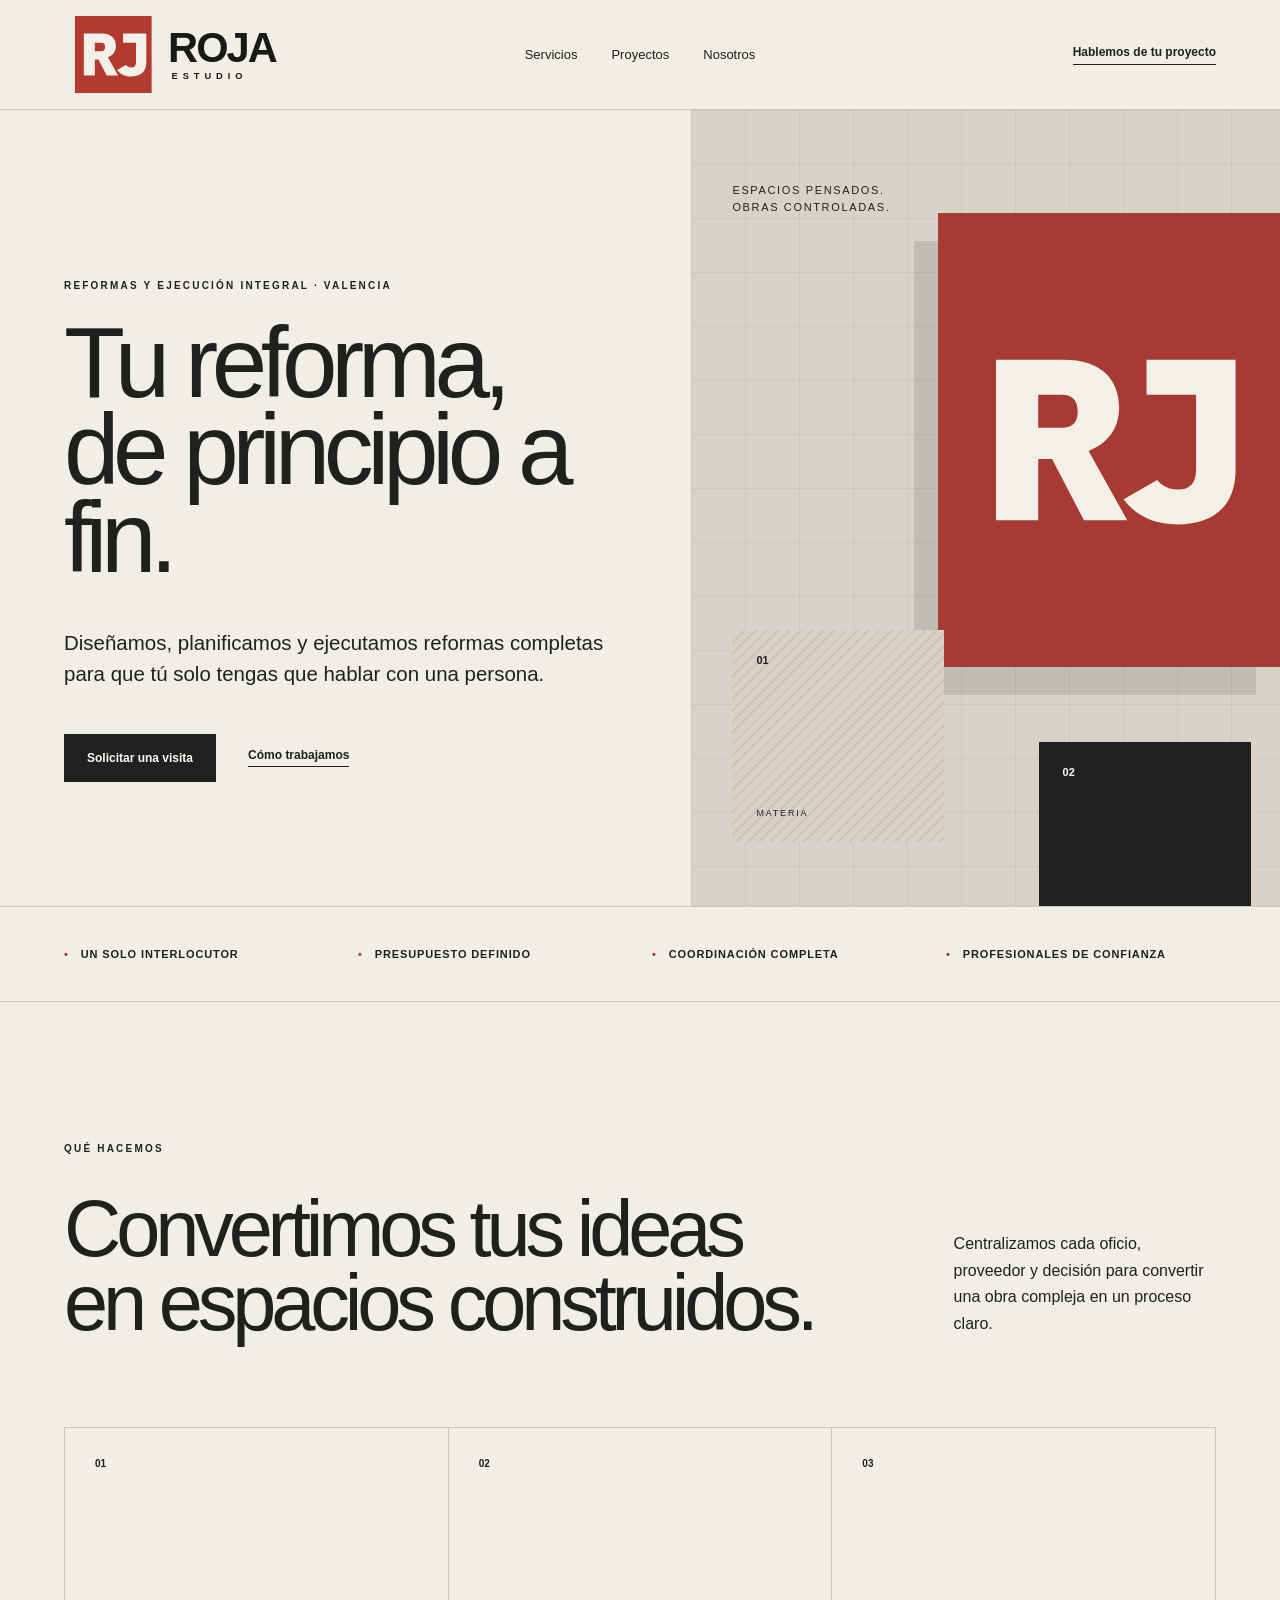
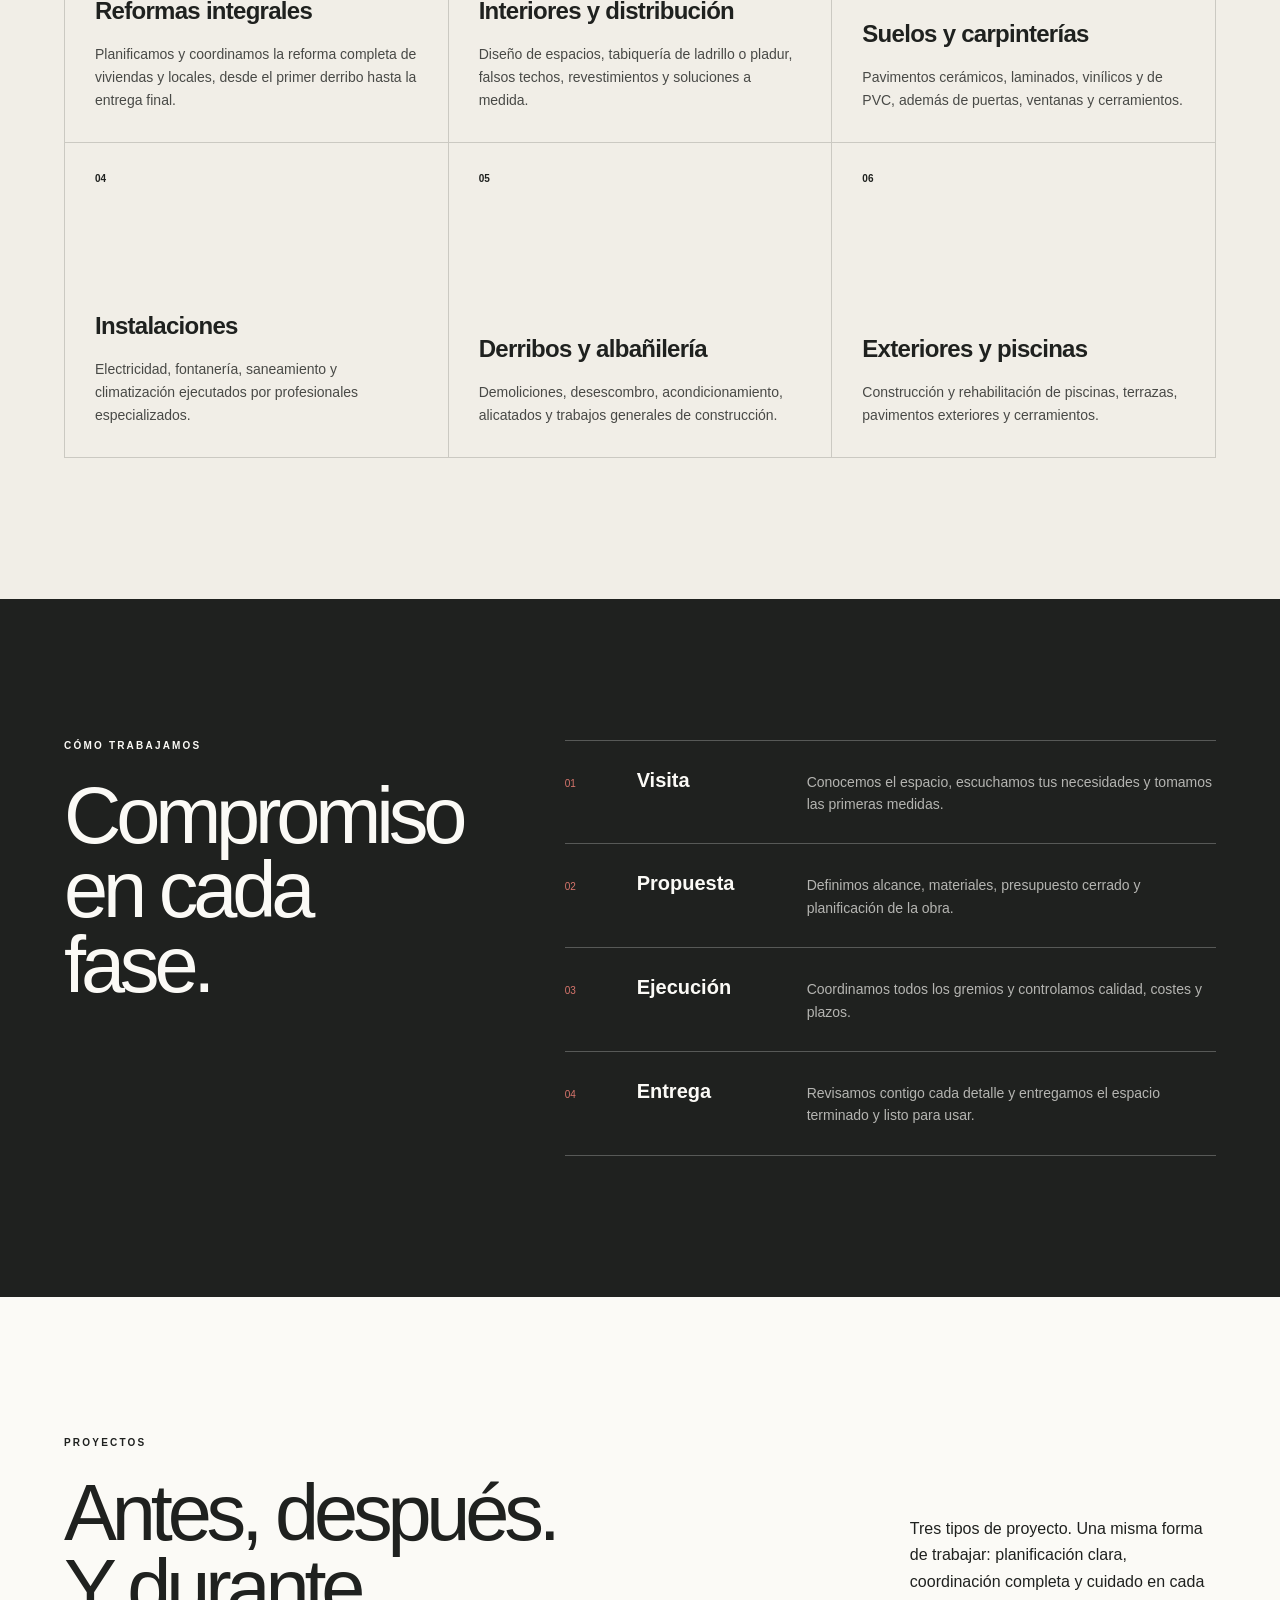
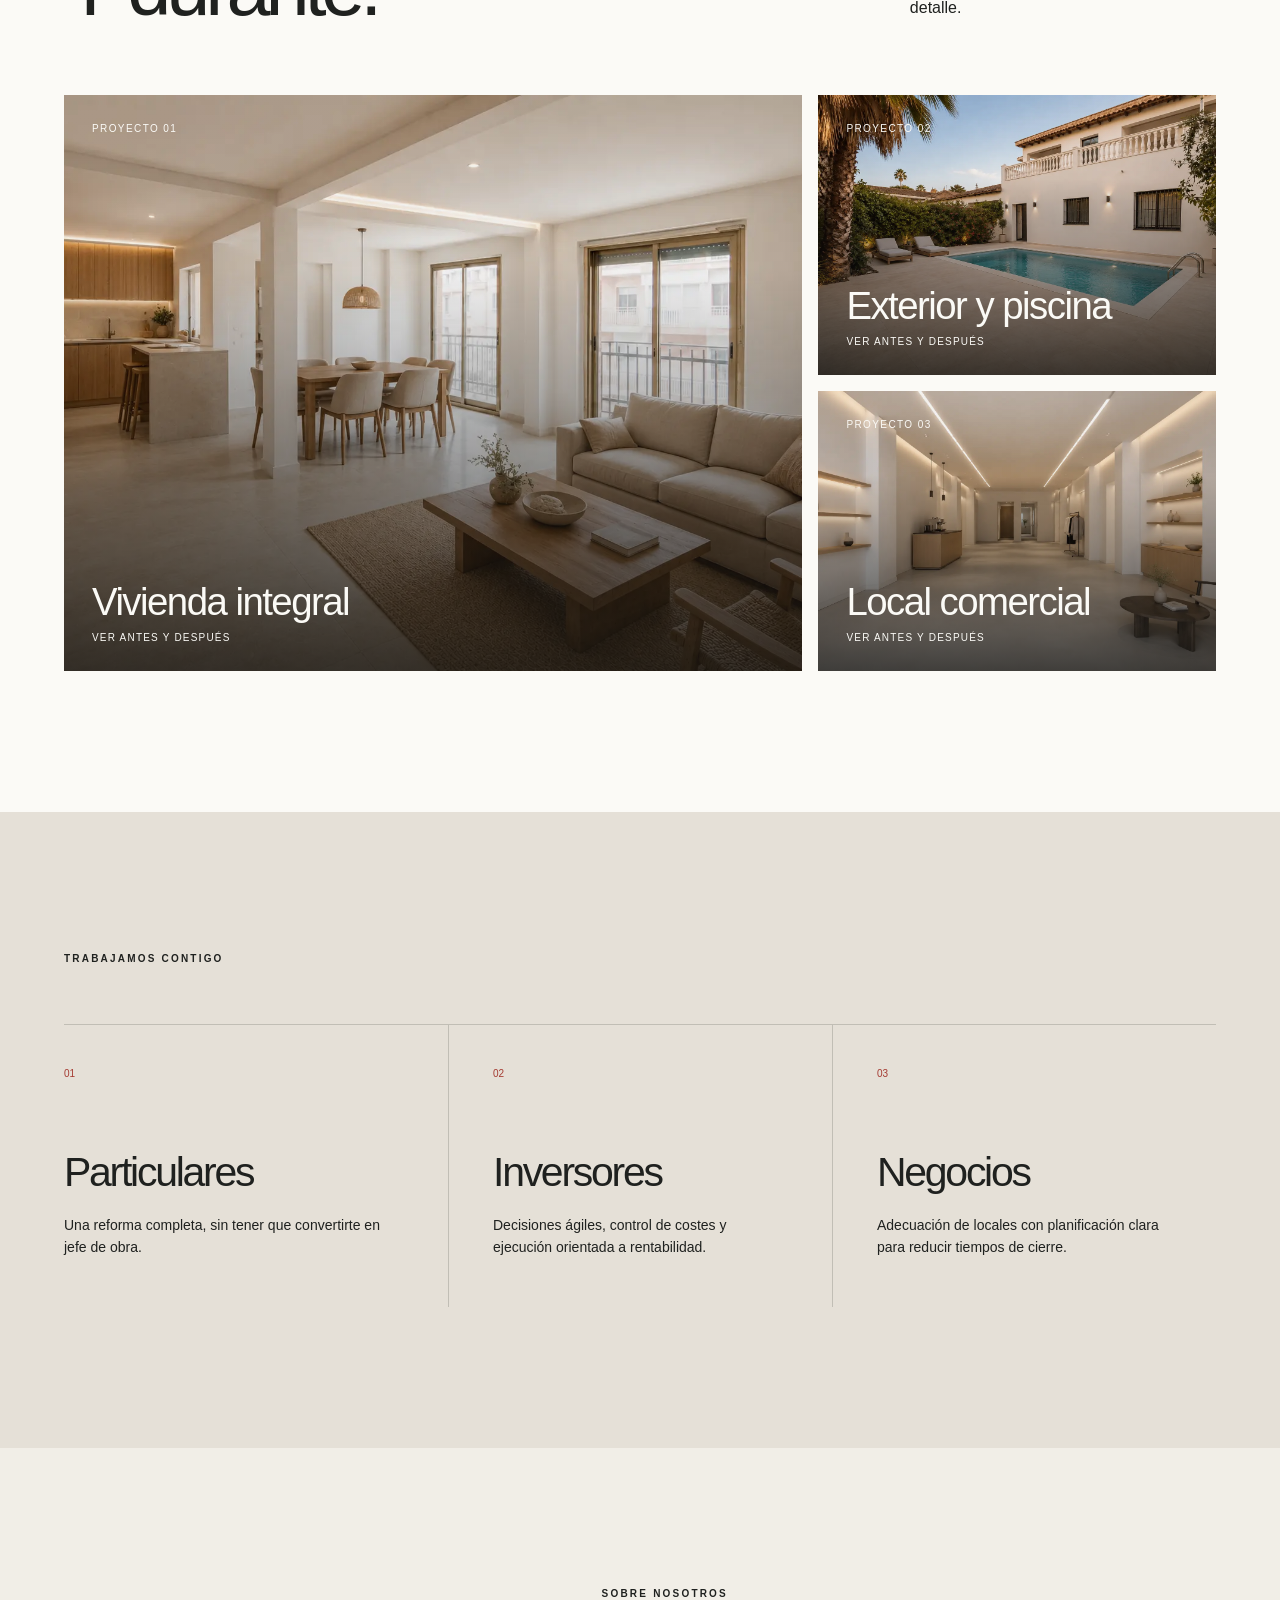
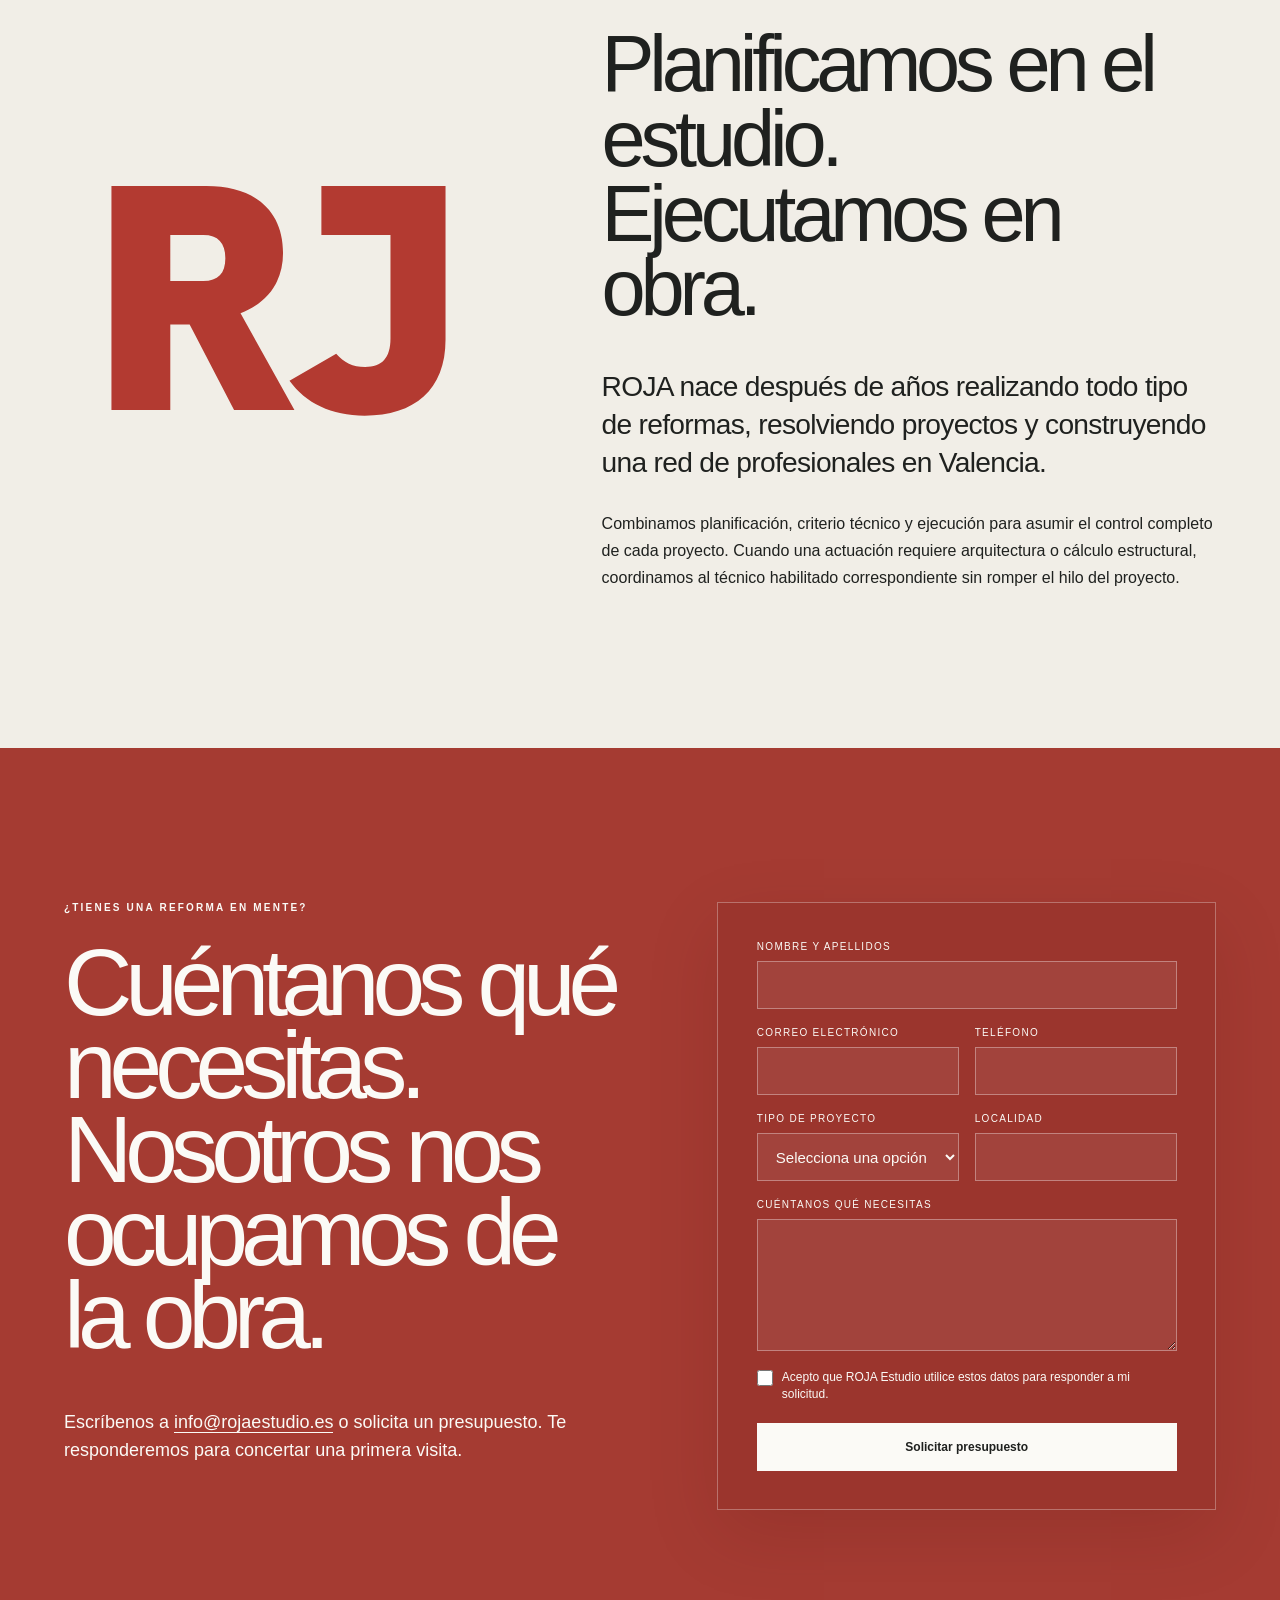
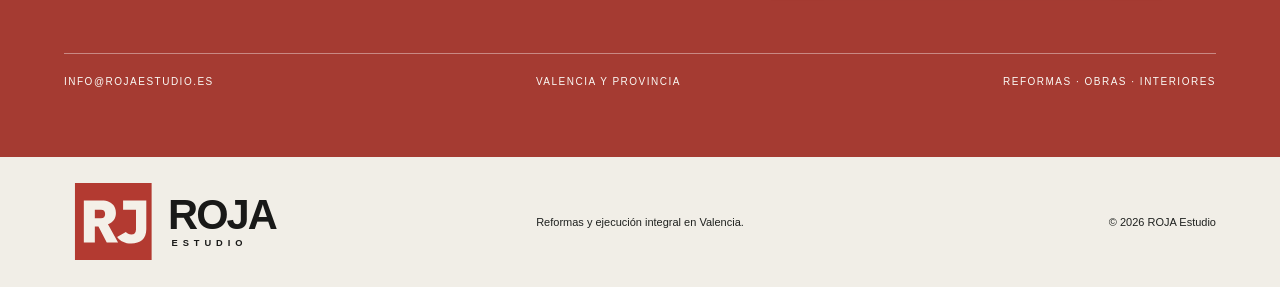
<file: index.html>
<!doctype html>
<html lang="es">
<head>
  <meta charset="utf-8">
  <meta name="viewport" content="width=device-width, initial-scale=1">
  <title>ROJA Estudio | Reformas integrales en Valencia</title>
  <meta name="description" content="Diseño, planificación y ejecución integral de reformas de viviendas, locales, exteriores y piscinas en Valencia.">
  <meta name="robots" content="index, follow">
  <meta name="theme-color" content="#a53b32">
  <link rel="canonical" href="https://rojaestudio.es/">
  <link rel="icon" href="/assets/brand/roja-rj-separado.svg" type="image/svg+xml">
  <link rel="icon" href="/favicon-48.png" type="image/png" sizes="48x48">
  <link rel="shortcut icon" href="/favicon.ico">
  <link rel="apple-touch-icon" href="/apple-touch-icon.png" sizes="180x180">
  <meta property="og:title" content="ROJA Estudio | Reformas integrales en Valencia">
  <meta property="og:description" content="Diseño, planificación y ejecución integral de reformas de viviendas, locales, exteriores y piscinas en Valencia.">
  <meta property="og:url" content="https://rojaestudio.es/">
  <meta property="og:type" content="website">
  <meta property="og:image" content="https://rojaestudio.es/assets/brand/roja-social-share-rj-separado-1200x630.png">
  <link rel="stylesheet" href="/styles.css?v=20260818-6">
  <script type="application/ld+json">
  {
    "@context": "https://schema.org",
    "@type": "HomeAndConstructionBusiness",
    "name": "ROJA Estudio",
    "url": "https://rojaestudio.es/",
    "logo": "https://rojaestudio.es/assets/brand/google-business-logo-rj-separado-720.png",
    "image": "https://rojaestudio.es/assets/brand/roja-social-share-rj-separado-1200x630.png",
    "email": "info@rojaestudio.es",
    "areaServed": {
      "@type": "AdministrativeArea",
      "name": "Valencia"
    },
    "description": "Diseño, planificación y ejecución integral de reformas de viviendas, locales, exteriores y piscinas en Valencia."
  }
  </script>
</head>
<body>
  <main>
    <header class="site-header">
      <a class="brand" href="#inicio" aria-label="ROJA Estudio, inicio"><img src="/assets/brand/roja-header-logo-v2.svg?v=2" alt="ROJA Estudio"></a>
      <nav aria-label="Navegación principal"><a href="#servicios">Servicios</a><a href="#proyectos">Proyectos</a><a href="#nosotros">Nosotros</a></nav>
      <a class="header-cta" href="#contacto">Hablemos de tu proyecto</a>
    </header>

    <section class="hero" id="inicio">
      <div class="hero-copy">
        <p class="eyebrow">Reformas y ejecución integral · Valencia</p>
        <h1>Tu reforma,<br>de principio a fin.</h1>
        <p class="hero-intro">Diseñamos, planificamos y ejecutamos reformas completas para que tú solo tengas que hablar con una persona.</p>
        <div class="hero-actions"><a class="button button-dark" href="#contacto">Solicitar una visita</a><a class="text-link" href="#como-trabajamos">Cómo trabajamos</a></div>
      </div>
      <div class="hero-visual" aria-label="Composición arquitectónica de ROJA Estudio">
        <div class="plan-grid"></div><div class="red-volume"><img class="hero-monogram" src="/assets/brand/roja-rj-symbol-ivory.svg" alt="" aria-hidden="true"></div>
        <div class="material-card material-stone"><span>01</span><small>Materia</small></div><div class="material-card material-line"><span>02</span><small>Precisión</small></div>
        <p class="visual-note">Espacios pensados.<br>Obras controladas.</p>
      </div>
    </section>

    <section class="promise" aria-label="Propuesta de valor"><p>Un solo interlocutor</p><p>Presupuesto definido</p><p>Coordinación completa</p><p>Profesionales de confianza</p></section>

    <section class="section services" id="servicios">
      <div class="section-heading"><div class="services-title"><p class="eyebrow">Qué hacemos</p><h2><span>Convertimos tus ideas</span><span>en espacios construidos.</span></h2></div><p>Centralizamos cada oficio, proveedor y decisión para convertir una obra compleja en un proceso claro.</p></div>
      <div class="service-grid">
        <article class="service-card"><span>01</span><h3>Reformas integrales</h3><p>Planificamos y coordinamos la reforma completa de viviendas y locales, desde el primer derribo hasta la entrega final.</p></article>
        <article class="service-card"><span>02</span><h3>Interiores y distribución</h3><p>Diseño de espacios, tabiquería de ladrillo o pladur, falsos techos, revestimientos y soluciones a medida.</p></article>
        <article class="service-card"><span>03</span><h3>Suelos y carpinterías</h3><p>Pavimentos cerámicos, laminados, vinílicos y de PVC, además de puertas, ventanas y cerramientos.</p></article>
        <article class="service-card"><span>04</span><h3>Instalaciones</h3><p>Electricidad, fontanería, saneamiento y climatización ejecutados por profesionales especializados.</p></article>
        <article class="service-card"><span>05</span><h3>Derribos y albañilería</h3><p>Demoliciones, desescombro, acondicionamiento, alicatados y trabajos generales de construcción.</p></article>
        <article class="service-card"><span>06</span><h3>Exteriores y piscinas</h3><p>Construcción y rehabilitación de piscinas, terrazas, pavimentos exteriores y cerramientos.</p></article>
      </div>
    </section>

    <section class="section process" id="como-trabajamos">
      <div class="process-title"><p class="eyebrow">Cómo trabajamos</p><h2>Compromiso en cada fase.</h2></div>
      <div class="process-list">
        <article><span>01</span><h3>Visita</h3><p>Conocemos el espacio, escuchamos tus necesidades y tomamos las primeras medidas.</p></article>
        <article><span>02</span><h3>Propuesta</h3><p>Definimos alcance, materiales, presupuesto cerrado y planificación de la obra.</p></article>
        <article><span>03</span><h3>Ejecución</h3><p>Coordinamos todos los gremios y controlamos calidad, costes y plazos.</p></article>
        <article><span>04</span><h3>Entrega</h3><p>Revisamos contigo cada detalle y entregamos el espacio terminado y listo para usar.</p></article>
      </div>
    </section>

    <section class="section projects" id="proyectos">
      <div class="projects-heading"><div><p class="eyebrow">Proyectos</p><h2>Antes, después.<br>Y durante.</h2></div><p>Tres tipos de proyecto. Una misma forma de trabajar: planificación clara, coordinación completa y cuidado en cada detalle.</p></div>
      <div class="project-grid">
        <a class="project project-large" href="proyectos/vivienda-integral/"><div class="project-photo"><img src="images/vivienda-despues.webp" alt="Vivienda reformada"><span>Proyecto 01</span><strong>Vivienda integral</strong><small>Ver antes y después</small></div></a>
        <a class="project" href="proyectos/exterior-piscina/"><div class="project-photo"><img src="images/piscina-despues.webp" alt="Exterior y piscina reformados"><span>Proyecto 02</span><strong>Exterior y piscina</strong><small>Ver antes y después</small></div></a>
        <a class="project" href="proyectos/local-comercial/"><div class="project-photo"><img src="images/local-despues.webp" alt="Local comercial reformado"><span>Proyecto 03</span><strong>Local comercial</strong><small>Ver antes y después</small></div></a>
      </div>
    </section>

    <section class="section audiences">
      <p class="eyebrow">Trabajamos contigo</p>
      <div class="audience-list"><article><span>01</span><h3>Particulares</h3><p>Una reforma completa, sin tener que convertirte en jefe de obra.</p></article><article><span>02</span><h3>Inversores</h3><p>Decisiones ágiles, control de costes y ejecución orientada a rentabilidad.</p></article><article><span>03</span><h3>Negocios</h3><p>Adecuación de locales con planificación clara para reducir tiempos de cierre.</p></article></div>
    </section>

    <section class="section about" id="nosotros">
      <div class="about-mark"><img src="/assets/brand/roja-rj-symbol-red.svg" alt="RJ"></div>
      <div class="about-copy"><p class="eyebrow">Sobre nosotros</p><h2>Planificamos en el estudio.<br>Ejecutamos en obra.</h2><p class="about-lead">ROJA nace después de años realizando todo tipo de reformas, resolviendo proyectos y construyendo una red de profesionales en Valencia.</p><p>Combinamos planificación, criterio técnico y ejecución para asumir el control completo de cada proyecto. Cuando una actuación requiere arquitectura o cálculo estructural, coordinamos al técnico habilitado correspondiente sin romper el hilo del proyecto.</p></div>
    </section>

    <section class="contact" id="contacto">
      <div class="contact-intro"><p class="eyebrow">¿Tienes una reforma en mente?</p><h2>Cuéntanos qué necesitas.<br>Nosotros nos ocupamos de la obra.</h2><p>Escríbenos a <a href="mailto:info@rojaestudio.es">info@rojaestudio.es</a> o solicita un presupuesto. Te responderemos para concertar una primera visita.</p></div>
      <form class="budget-form" action="contacto.php" method="post">
        <input type="hidden" name="origen" value="Formulario de presupuesto">
        <label>Nombre y apellidos<input type="text" name="nombre" autocomplete="name" required></label>
        <div class="form-row"><label>Correo electrónico<input type="email" name="email" autocomplete="email" required></label><label>Teléfono<input type="tel" name="telefono" autocomplete="tel"></label></div>
        <div class="form-row"><label>Tipo de proyecto<select name="proyecto" required><option value="" selected disabled>Selecciona una opción</option><option>Vivienda integral</option><option>Exterior y piscina</option><option>Local comercial</option><option>Otro</option></select></label><label>Localidad<input type="text" name="localidad" autocomplete="address-level2"></label></div>
        <label>Cuéntanos qué necesitas<textarea name="mensaje" rows="5" required></textarea></label>
        <label class="form-consent"><input type="checkbox" name="privacidad" value="aceptada" required><span>Acepto que ROJA Estudio utilice estos datos para responder a mi solicitud.</span></label>
        <label class="form-trap" aria-hidden="true">No rellenar<input type="text" name="website" tabindex="-1" autocomplete="off"></label>
        <button class="button form-button" type="submit">Solicitar presupuesto</button>
      </form>
      <div class="contact-meta"><a href="mailto:info@rojaestudio.es">info@rojaestudio.es</a><span>Valencia y provincia</span><span>Reformas · Obras · Interiores</span></div>
    </section>

    <footer><a class="brand footer-brand" href="#inicio"><img src="/assets/brand/roja-header-logo-v2.svg?v=2" alt="ROJA Estudio"></a><p>Reformas y ejecución integral en Valencia.</p><p>© 2026 ROJA Estudio</p></footer>
  </main>
</body>
</html>
</file>
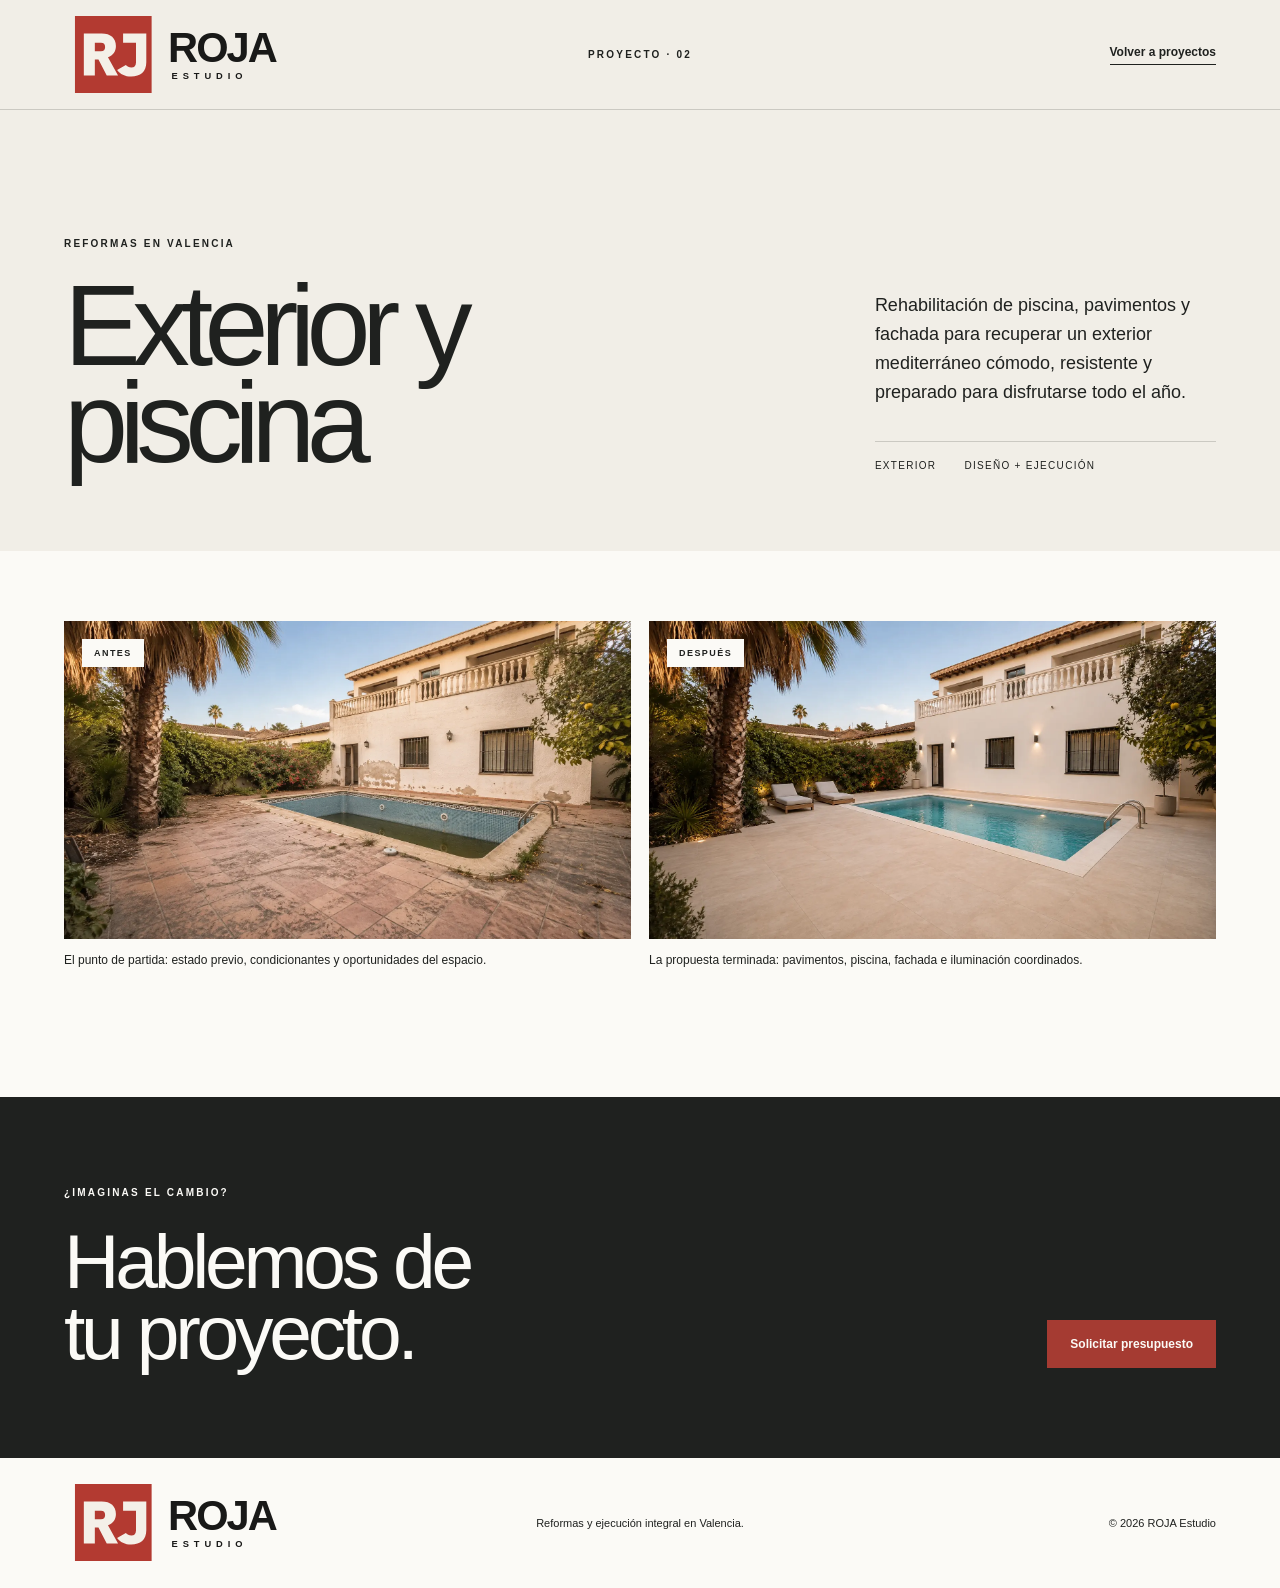
<file: proyectos/exterior-piscina/index.html>
<!doctype html><html lang="es"><head><meta charset="utf-8"><meta name="viewport" content="width=device-width,initial-scale=1"><title>Exterior y piscina | ROJA Estudio</title><meta name="description" content="Antes y después de la reforma de un exterior y piscina en Valencia."><meta name="robots" content="index,follow"><link rel="canonical" href="https://rojaestudio.es/proyectos/exterior-piscina/"><link rel="icon" href="/assets/brand/roja-rj-separado.svg" type="image/svg+xml"><link rel="icon" href="/favicon-48.png" type="image/png" sizes="48x48"><link rel="shortcut icon" href="/favicon.ico"><link rel="stylesheet" href="/styles.css?v=20260818-6"></head><body><main class="project-page">
<header class="site-header project-header"><a class="brand" href="/" aria-label="ROJA Estudio, inicio"><img src="/assets/brand/roja-header-logo-v2.svg?v=2" alt="ROJA Estudio"></a><span class="eyebrow" style="margin:0">Proyecto · 02</span><a class="project-nav-back" href="/#proyectos">Volver a proyectos</a></header>
<section class="case-hero"><div><p class="eyebrow">Reformas en Valencia</p><h1>Exterior y piscina</h1></div><div><p class="case-summary">Rehabilitación de piscina, pavimentos y fachada para recuperar un exterior mediterráneo cómodo, resistente y preparado para disfrutarse todo el año.</p><div class="case-meta"><span>Exterior</span><span>Diseño + ejecución</span></div></div></section>
<section class="comparison" aria-label="Antes y después de exterior y piscina"><div class="comparison-grid"><figure><div class="comparison-media"><img src="/images/piscina-antes.webp" alt="Exterior y piscina antes de la reforma"><span class="comparison-badge">Antes</span></div><figcaption>El punto de partida: estado previo, condicionantes y oportunidades del espacio.</figcaption></figure><figure><div class="comparison-media"><img src="/images/piscina-despues.webp" alt="Exterior y piscina después de la reforma"><span class="comparison-badge">Después</span></div><figcaption>La propuesta terminada: pavimentos, piscina, fachada e iluminación coordinados.</figcaption></figure></div></section>
<section class="case-cta"><div><p class="eyebrow">¿Imaginas el cambio?</p><h2>Hablemos de<br>tu proyecto.</h2></div><a class="button" href="../../#contacto">Solicitar presupuesto</a></section><footer><a class="brand footer-brand" href="../../"><img src="/assets/brand/roja-header-logo-v2.svg?v=2" alt="ROJA Estudio"></a><p>Reformas y ejecución integral en Valencia.</p><p>© 2026 ROJA Estudio</p></footer></main></body></html>
</file>
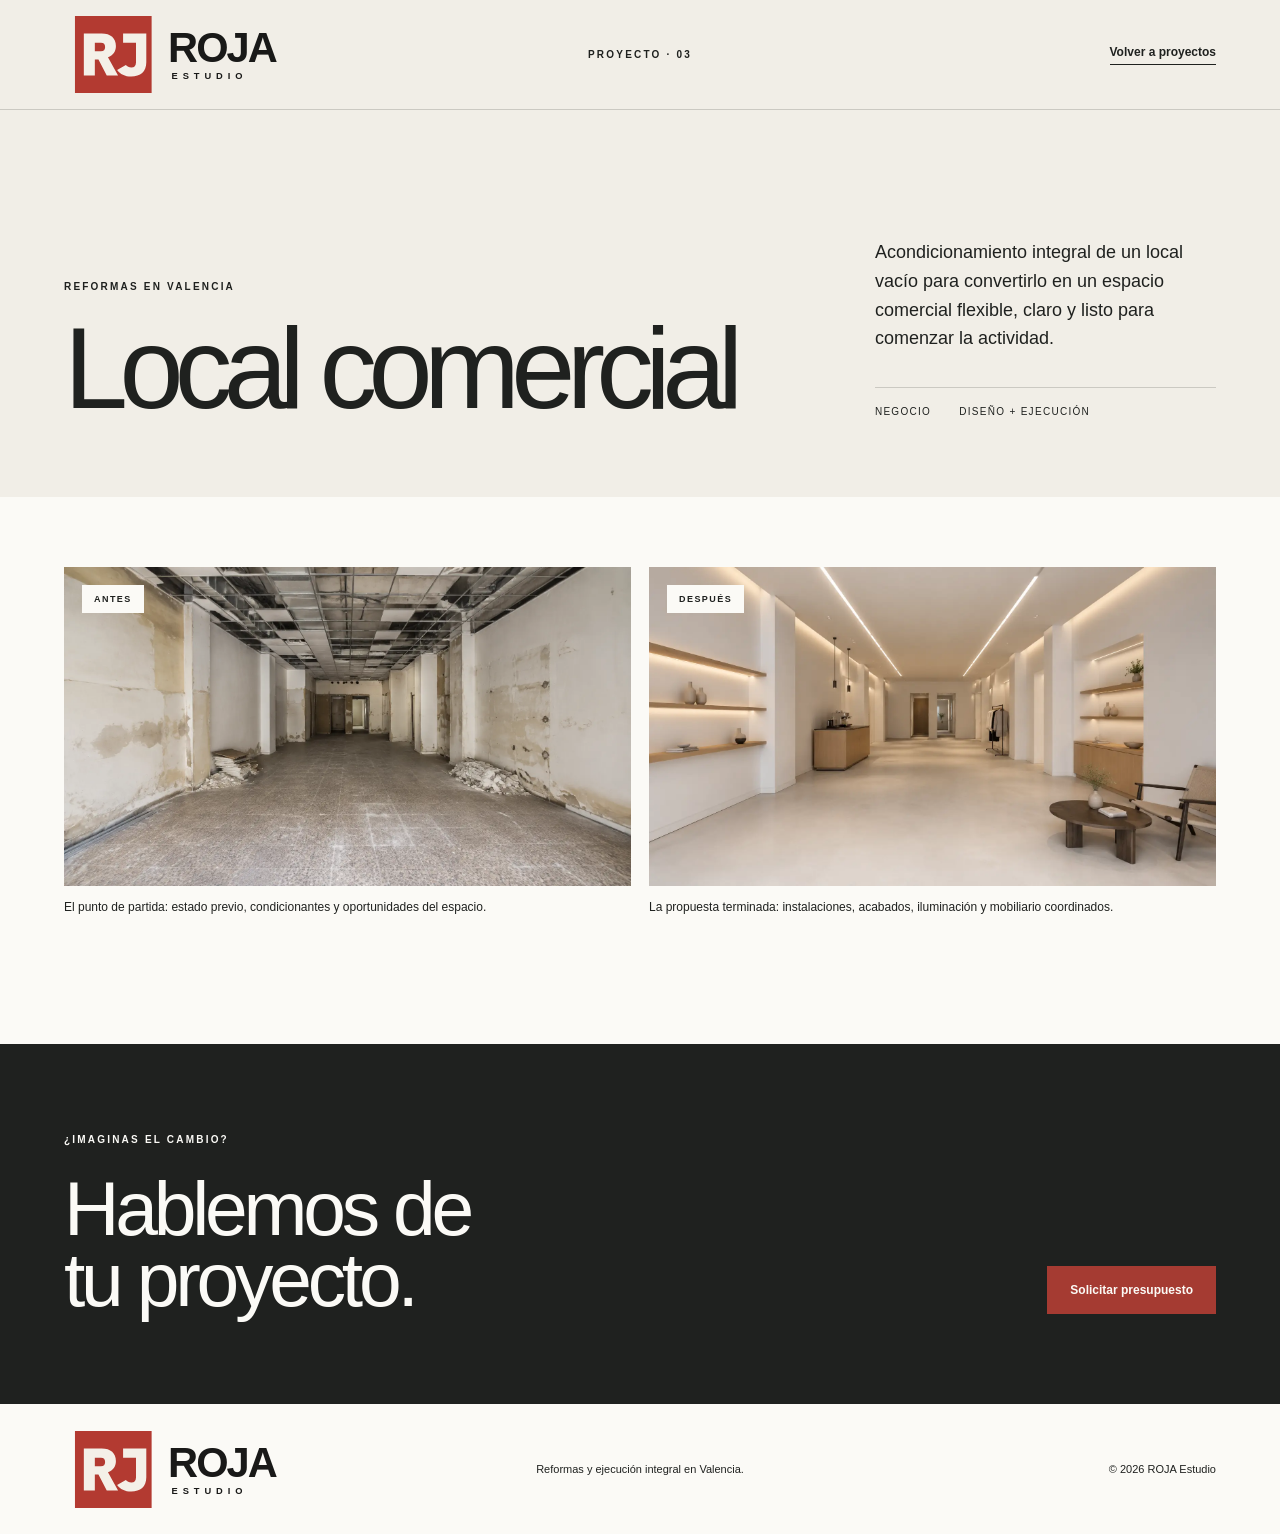
<file: proyectos/local-comercial/index.html>
<!doctype html><html lang="es"><head><meta charset="utf-8"><meta name="viewport" content="width=device-width,initial-scale=1"><title>Local comercial | ROJA Estudio</title><meta name="description" content="Antes y después de la reforma de un local comercial en Valencia."><meta name="robots" content="index,follow"><link rel="canonical" href="https://rojaestudio.es/proyectos/local-comercial/"><link rel="icon" href="/assets/brand/roja-rj-separado.svg" type="image/svg+xml"><link rel="icon" href="/favicon-48.png" type="image/png" sizes="48x48"><link rel="shortcut icon" href="/favicon.ico"><link rel="stylesheet" href="/styles.css?v=20260818-6"></head><body><main class="project-page">
<header class="site-header project-header"><a class="brand" href="/" aria-label="ROJA Estudio, inicio"><img src="/assets/brand/roja-header-logo-v2.svg?v=2" alt="ROJA Estudio"></a><span class="eyebrow" style="margin:0">Proyecto · 03</span><a class="project-nav-back" href="/#proyectos">Volver a proyectos</a></header>
<section class="case-hero"><div><p class="eyebrow">Reformas en Valencia</p><h1>Local comercial</h1></div><div><p class="case-summary">Acondicionamiento integral de un local vacío para convertirlo en un espacio comercial flexible, claro y listo para comenzar la actividad.</p><div class="case-meta"><span>Negocio</span><span>Diseño + ejecución</span></div></div></section>
<section class="comparison" aria-label="Antes y después de local comercial"><div class="comparison-grid"><figure><div class="comparison-media"><img src="/images/local-antes.webp" alt="Local comercial antes de la reforma"><span class="comparison-badge">Antes</span></div><figcaption>El punto de partida: estado previo, condicionantes y oportunidades del espacio.</figcaption></figure><figure><div class="comparison-media"><img src="/images/local-despues.webp" alt="Local comercial después de la reforma"><span class="comparison-badge">Después</span></div><figcaption>La propuesta terminada: instalaciones, acabados, iluminación y mobiliario coordinados.</figcaption></figure></div></section>
<section class="case-cta"><div><p class="eyebrow">¿Imaginas el cambio?</p><h2>Hablemos de<br>tu proyecto.</h2></div><a class="button" href="../../#contacto">Solicitar presupuesto</a></section><footer><a class="brand footer-brand" href="../../"><img src="/assets/brand/roja-header-logo-v2.svg?v=2" alt="ROJA Estudio"></a><p>Reformas y ejecución integral en Valencia.</p><p>© 2026 ROJA Estudio</p></footer></main></body></html>
</file>
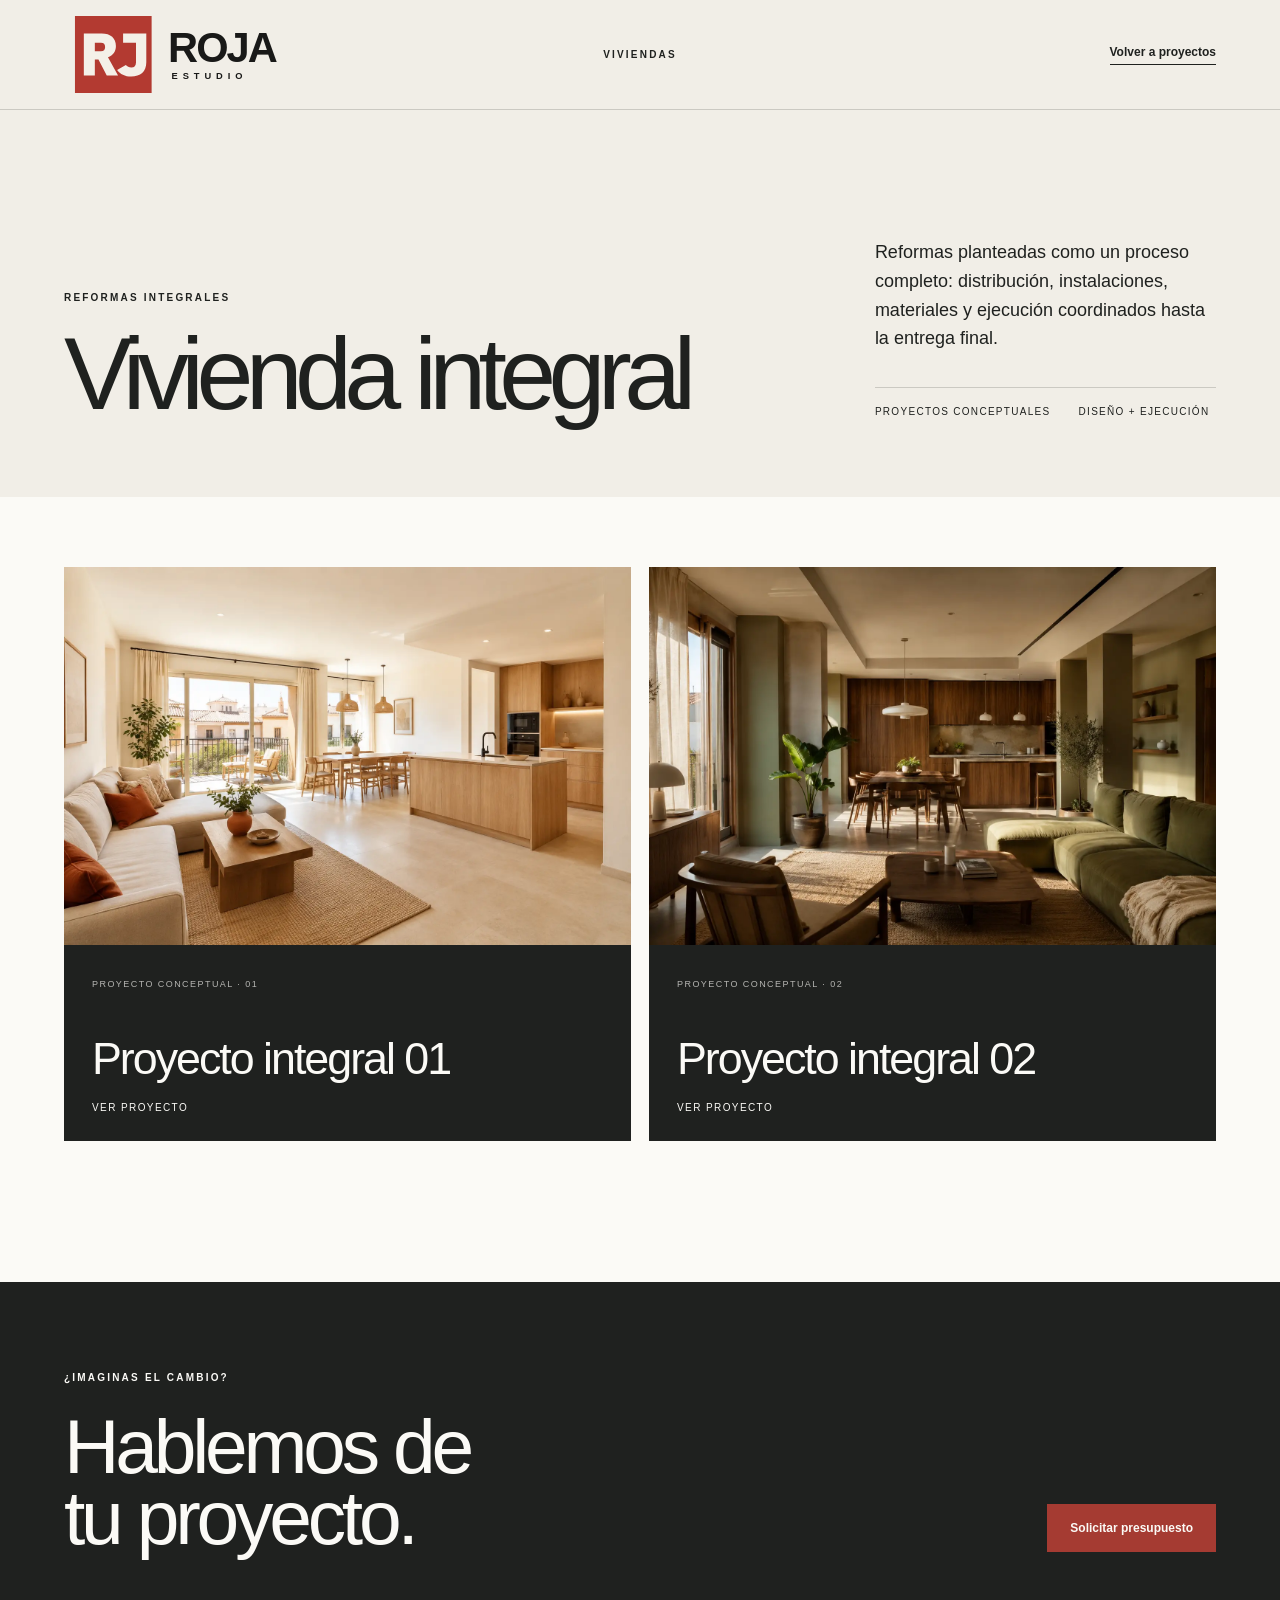
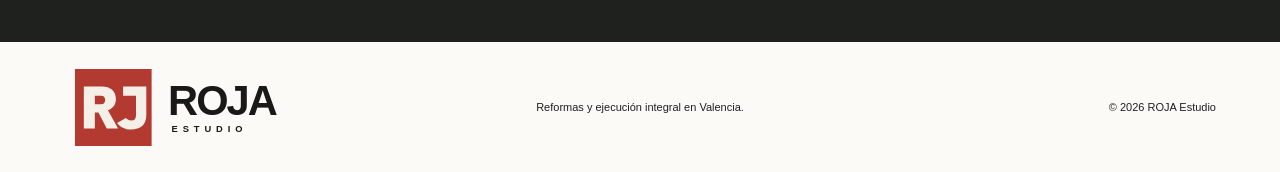
<file: proyectos/vivienda-integral/index.html>
<!doctype html><html lang="es"><head><meta charset="utf-8"><meta name="viewport" content="width=device-width,initial-scale=1"><title>Viviendas integrales | ROJA Estudio</title><meta name="description" content="Proyectos conceptuales de reformas integrales de vivienda de ROJA Estudio."><meta name="robots" content="index,follow"><link rel="canonical" href="https://rojaestudio.es/proyectos/vivienda-integral/"><link rel="icon" href="/assets/brand/roja-rj-separado.svg" type="image/svg+xml"><link rel="stylesheet" href="/styles.css?v=20260820-2"></head><body><main class="project-page">
<header class="site-header project-header"><a class="brand" href="/" aria-label="ROJA Estudio, inicio"><img src="/assets/brand/roja-header-logo-v2.svg?v=2" alt="ROJA Estudio"></a><span class="eyebrow" style="margin:0">Viviendas</span><a class="project-nav-back" href="/#proyectos">Volver a proyectos</a></header>
<section class="case-hero portfolio-hero"><div><p class="eyebrow">Reformas integrales</p><h1>Vivienda integral</h1></div><div><p class="case-summary">Reformas planteadas como un proceso completo: distribución, instalaciones, materiales y ejecución coordinados hasta la entrega final.</p><div class="case-meta"><span>Proyectos conceptuales</span><span>Diseño + ejecución</span></div></div></section>
<section class="project-index" aria-label="Proyectos integrales"><a class="portfolio-card" href="proyecto-01/"><img src="/images/integral-01/portada.webp" alt="Proyecto integral 01"><div><span>Proyecto conceptual · 01</span><h2>Proyecto integral 01</h2><p>Ver proyecto</p></div></a><a class="portfolio-card" href="proyecto-02/"><img src="/images/integral-02/portada.webp" alt="Proyecto integral 02"><div><span>Proyecto conceptual · 02</span><h2>Proyecto integral 02</h2><p>Ver proyecto</p></div></a></section>
<section class="case-cta"><div><p class="eyebrow">¿Imaginas el cambio?</p><h2>Hablemos de<br>tu proyecto.</h2></div><a class="button" href="../../#contacto">Solicitar presupuesto</a></section><footer><a class="brand footer-brand" href="../../"><img src="/assets/brand/roja-header-logo-v2.svg?v=2" alt="ROJA Estudio"></a><p>Reformas y ejecución integral en Valencia.</p><p>© 2026 ROJA Estudio</p></footer></main></body></html>
</file>
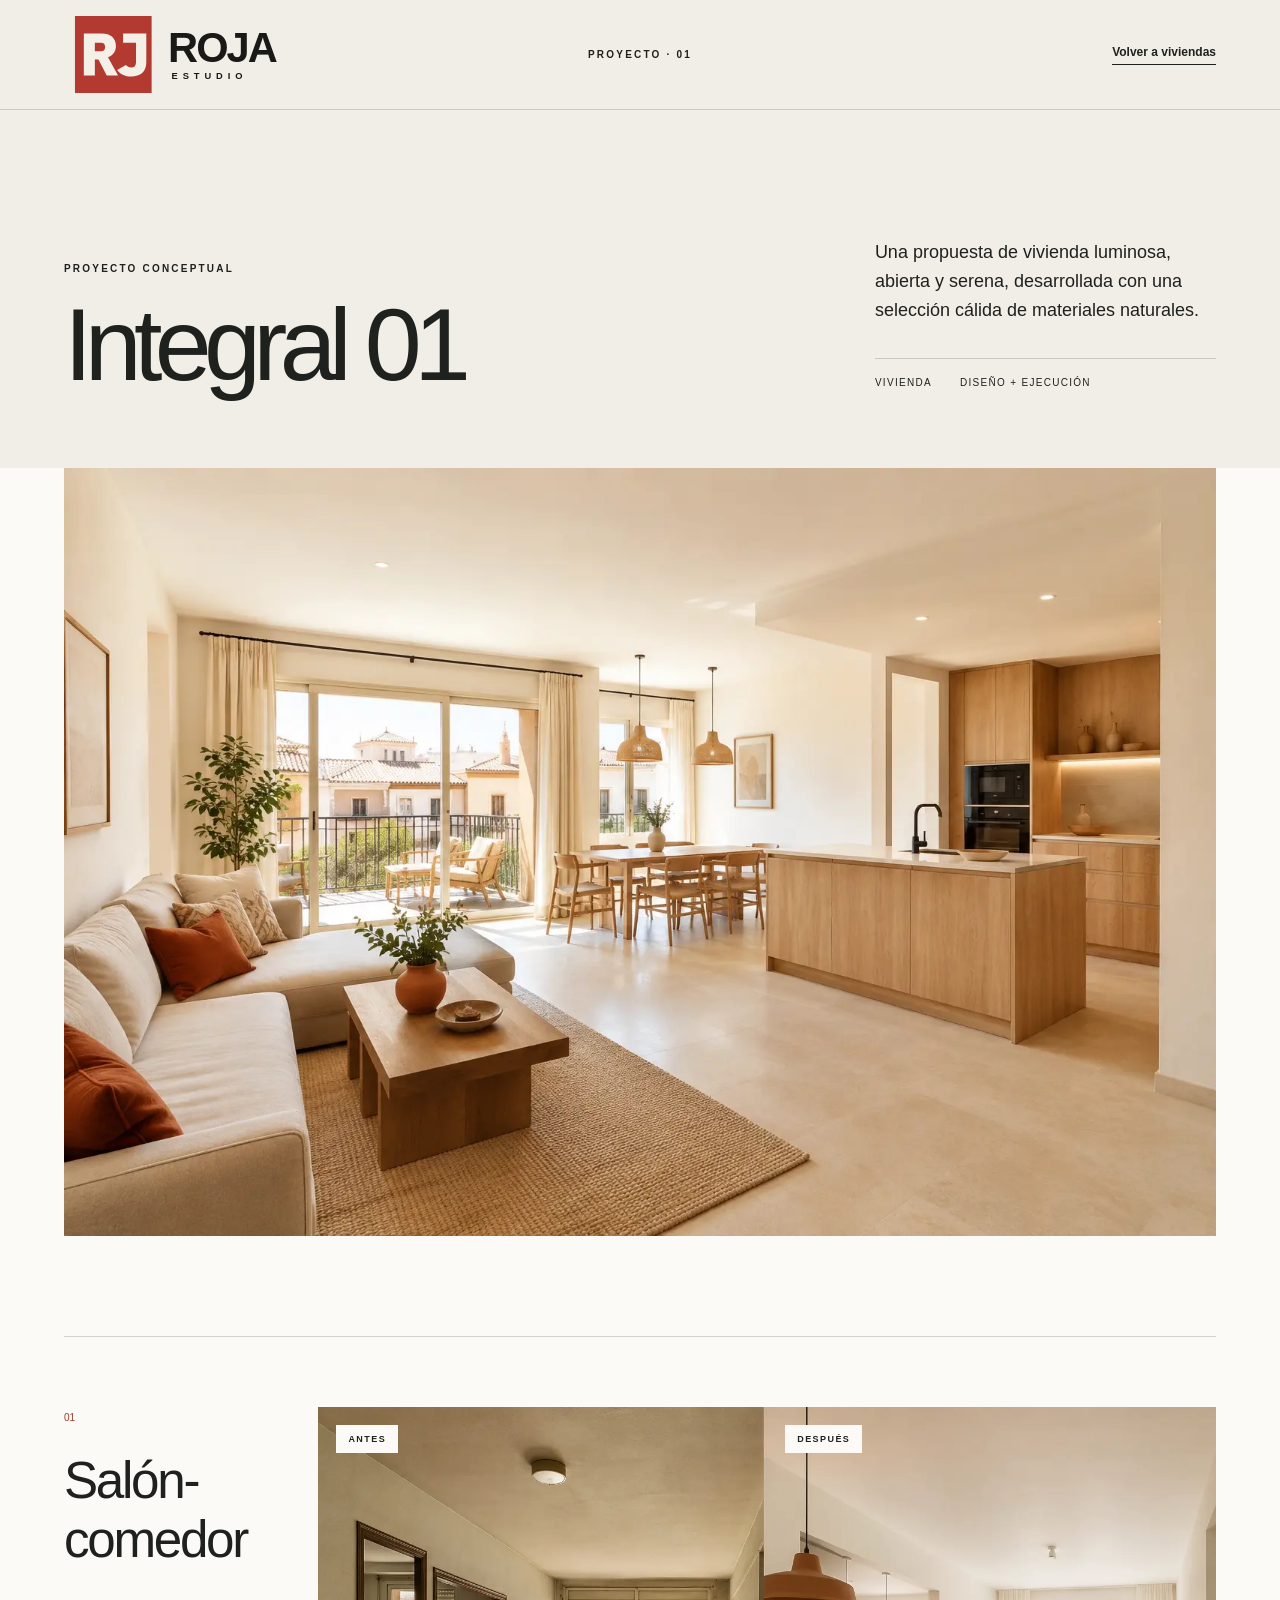
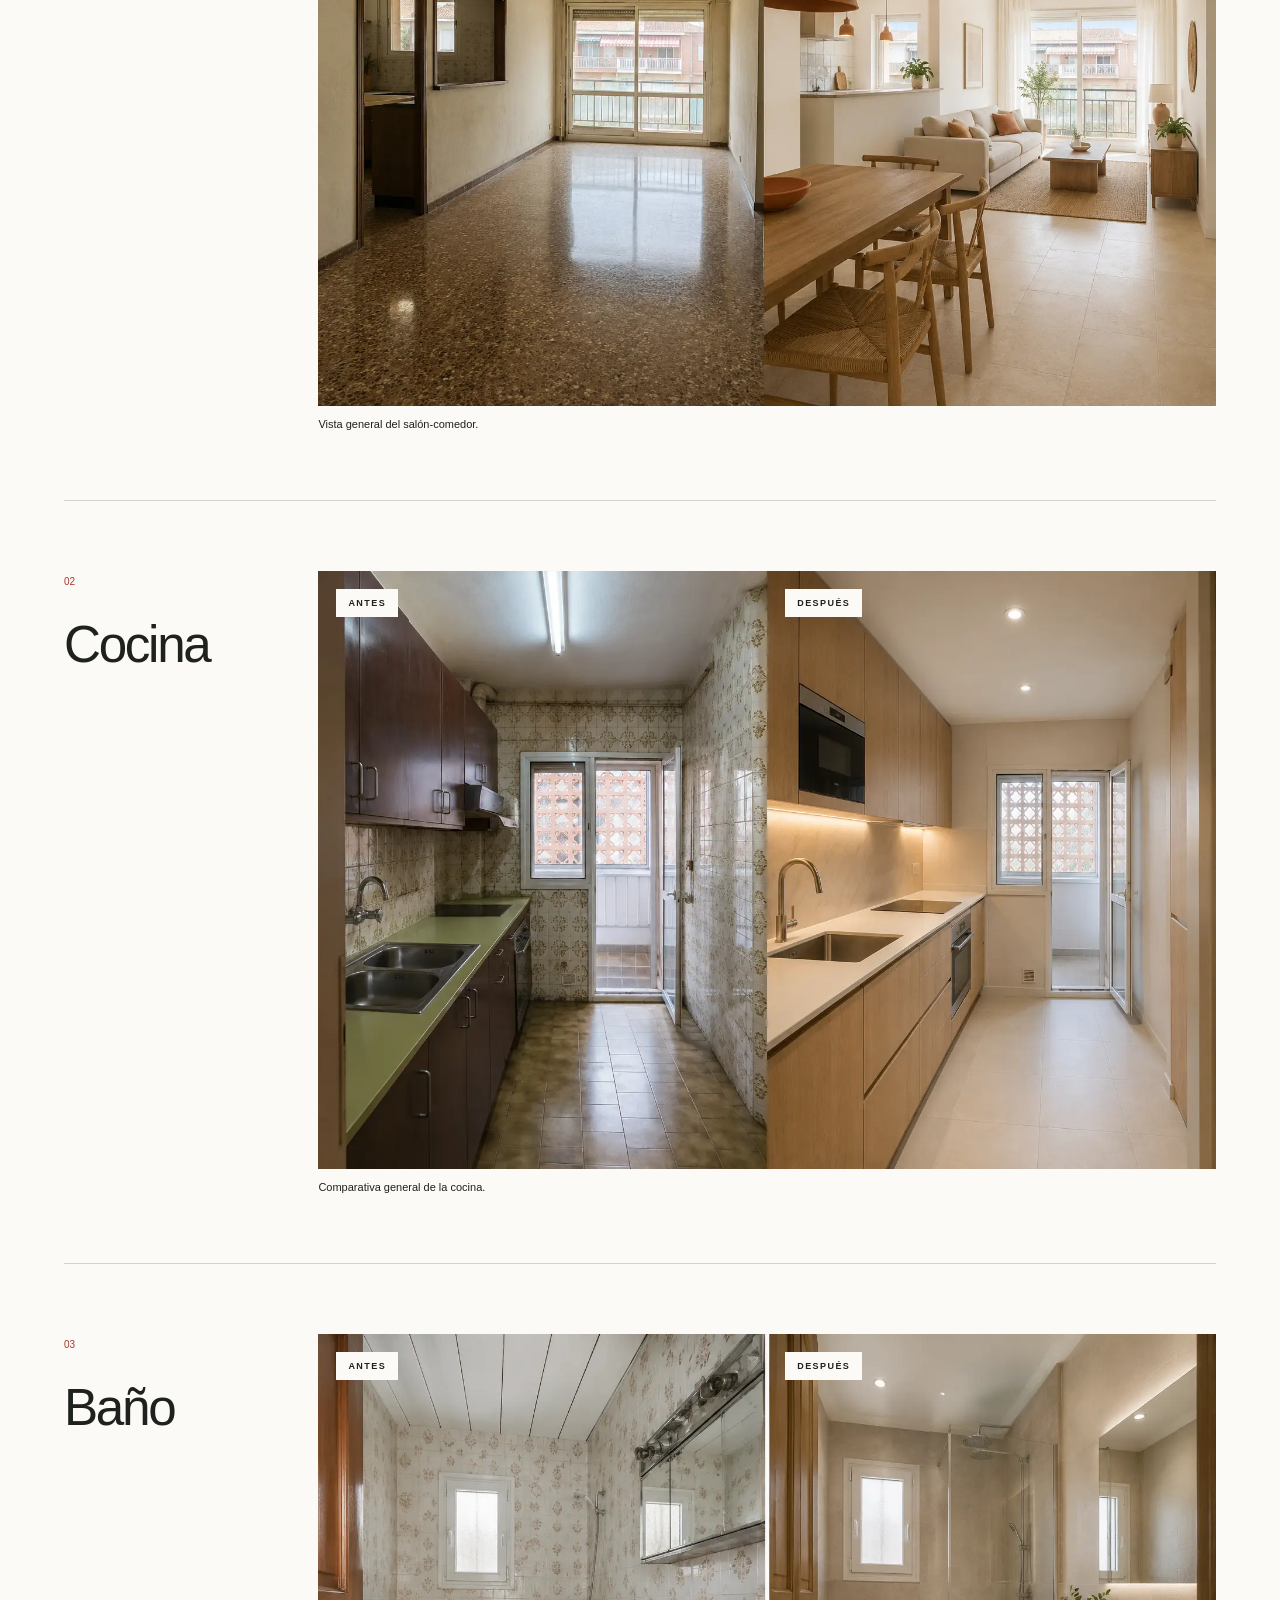
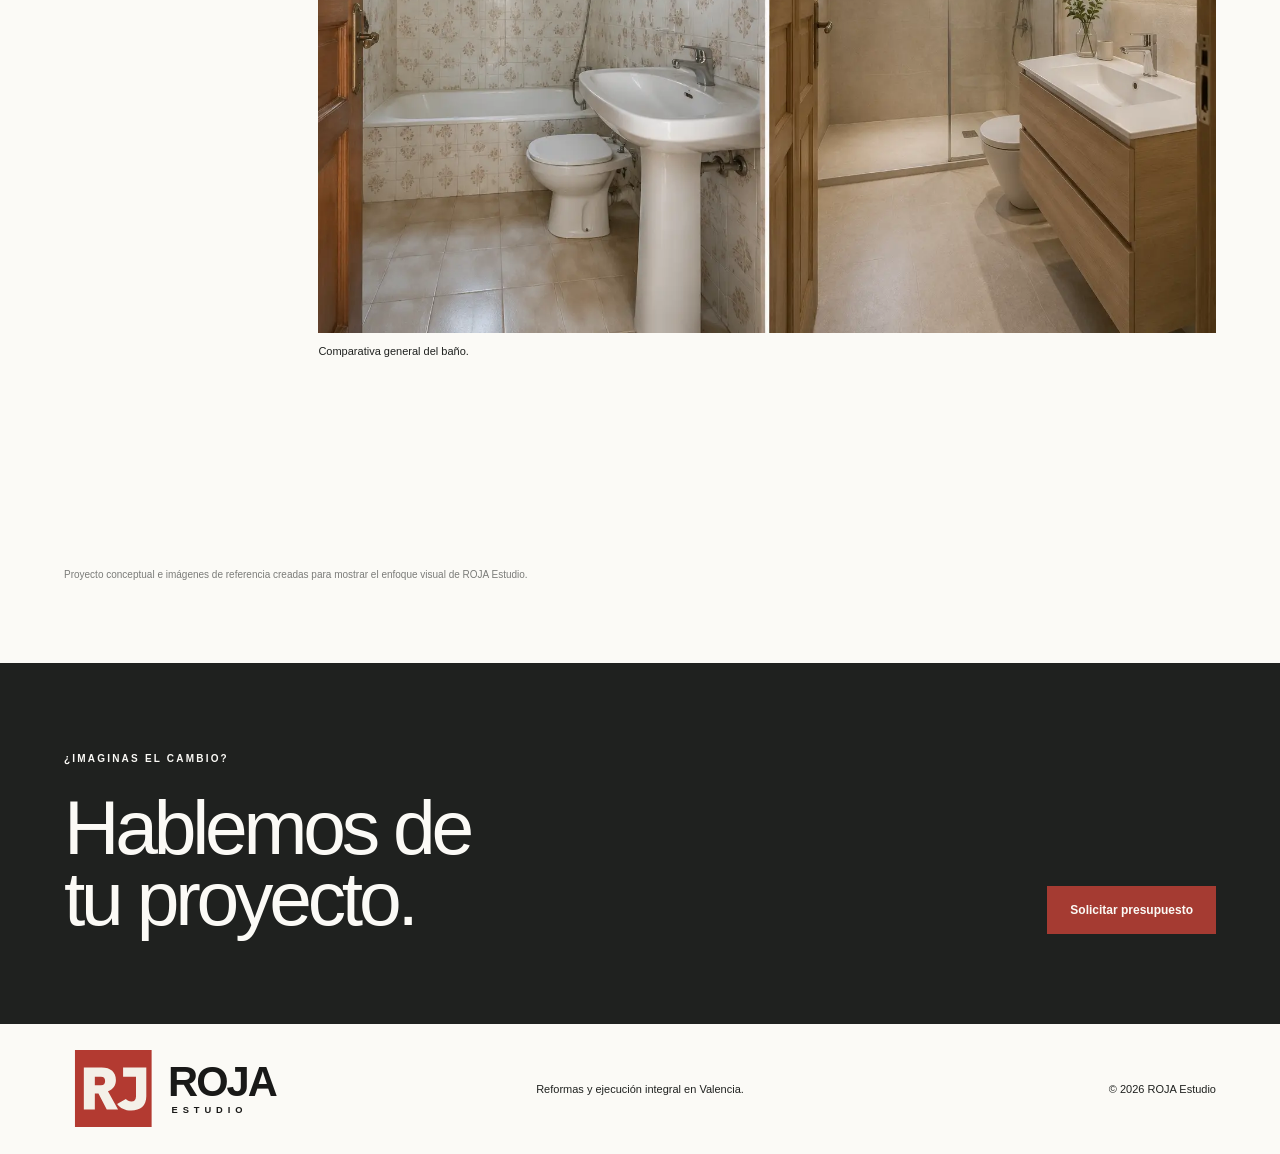
<file: proyectos/vivienda-integral/proyecto-01/index.html>
<!doctype html><html lang="es"><head><meta charset="utf-8"><meta name="viewport" content="width=device-width,initial-scale=1"><title>Proyecto integral 01 | ROJA Estudio</title><meta name="description" content="Proyecto conceptual de reforma integral de vivienda."><meta name="robots" content="index,follow"><link rel="canonical" href="https://rojaestudio.es/proyectos/vivienda-integral/proyecto-01/"><link rel="icon" href="/assets/brand/roja-rj-separado.svg" type="image/svg+xml"><link rel="stylesheet" href="/styles.css?v=20260820-1"></head><body><main class="project-page"><header class="site-header project-header"><a class="brand" href="/" aria-label="ROJA Estudio, inicio"><img src="/assets/brand/roja-header-logo-v2.svg?v=2" alt="ROJA Estudio"></a><span class="eyebrow" style="margin:0">Proyecto · 01</span><a class="project-nav-back" href="../">Volver a viviendas</a></header>
<section class="case-hero detail-hero"><div><p class="eyebrow">Proyecto conceptual</p><h1>Integral 01</h1></div><div><p class="case-summary">Una propuesta de vivienda luminosa, abierta y serena, desarrollada con una selección cálida de materiales naturales.</p><div class="case-meta"><span>Vivienda</span><span>Diseño + ejecución</span></div></div></section><section class="project-cover"><img src="/images/integral-01/portada.webp" alt="Vista general del proyecto integral 01"></section>
<section class="room-gallery" aria-label="Comparativas antes y después"><article><div class="room-heading"><span>01</span><h2>Salón-comedor</h2></div><figure><div class="room-comparison"><img src="/images/integral-01/salon.webp" alt="Antes y después del salón-comedor"><span class="split-label before">Antes</span><span class="split-label after">Después</span></div><figcaption>Vista general del salón-comedor.</figcaption></figure></article><article><div class="room-heading"><span>02</span><h2>Cocina</h2></div><figure><div class="room-comparison"><img src="/images/integral-01/cocina.webp" alt="Antes y después de la cocina"><span class="split-label before">Antes</span><span class="split-label after">Después</span></div><figcaption>Comparativa general de la cocina.</figcaption></figure></article><article><div class="room-heading"><span>03</span><h2>Baño</h2></div><figure><div class="room-comparison"><img src="/images/integral-01/bano.webp" alt="Antes y después del baño"><span class="split-label before">Antes</span><span class="split-label after">Después</span></div><figcaption>Comparativa general del baño.</figcaption></figure></article></section>
<p class="concept-disclosure">Proyecto conceptual e imágenes de referencia creadas para mostrar el enfoque visual de ROJA Estudio.</p><section class="case-cta"><div><p class="eyebrow">¿Imaginas el cambio?</p><h2>Hablemos de<br>tu proyecto.</h2></div><a class="button" href="../../../#contacto">Solicitar presupuesto</a></section><footer><a class="brand footer-brand" href="../../../"><img src="/assets/brand/roja-header-logo-v2.svg?v=2" alt="ROJA Estudio"></a><p>Reformas y ejecución integral en Valencia.</p><p>© 2026 ROJA Estudio</p></footer></main></body></html>
</file>
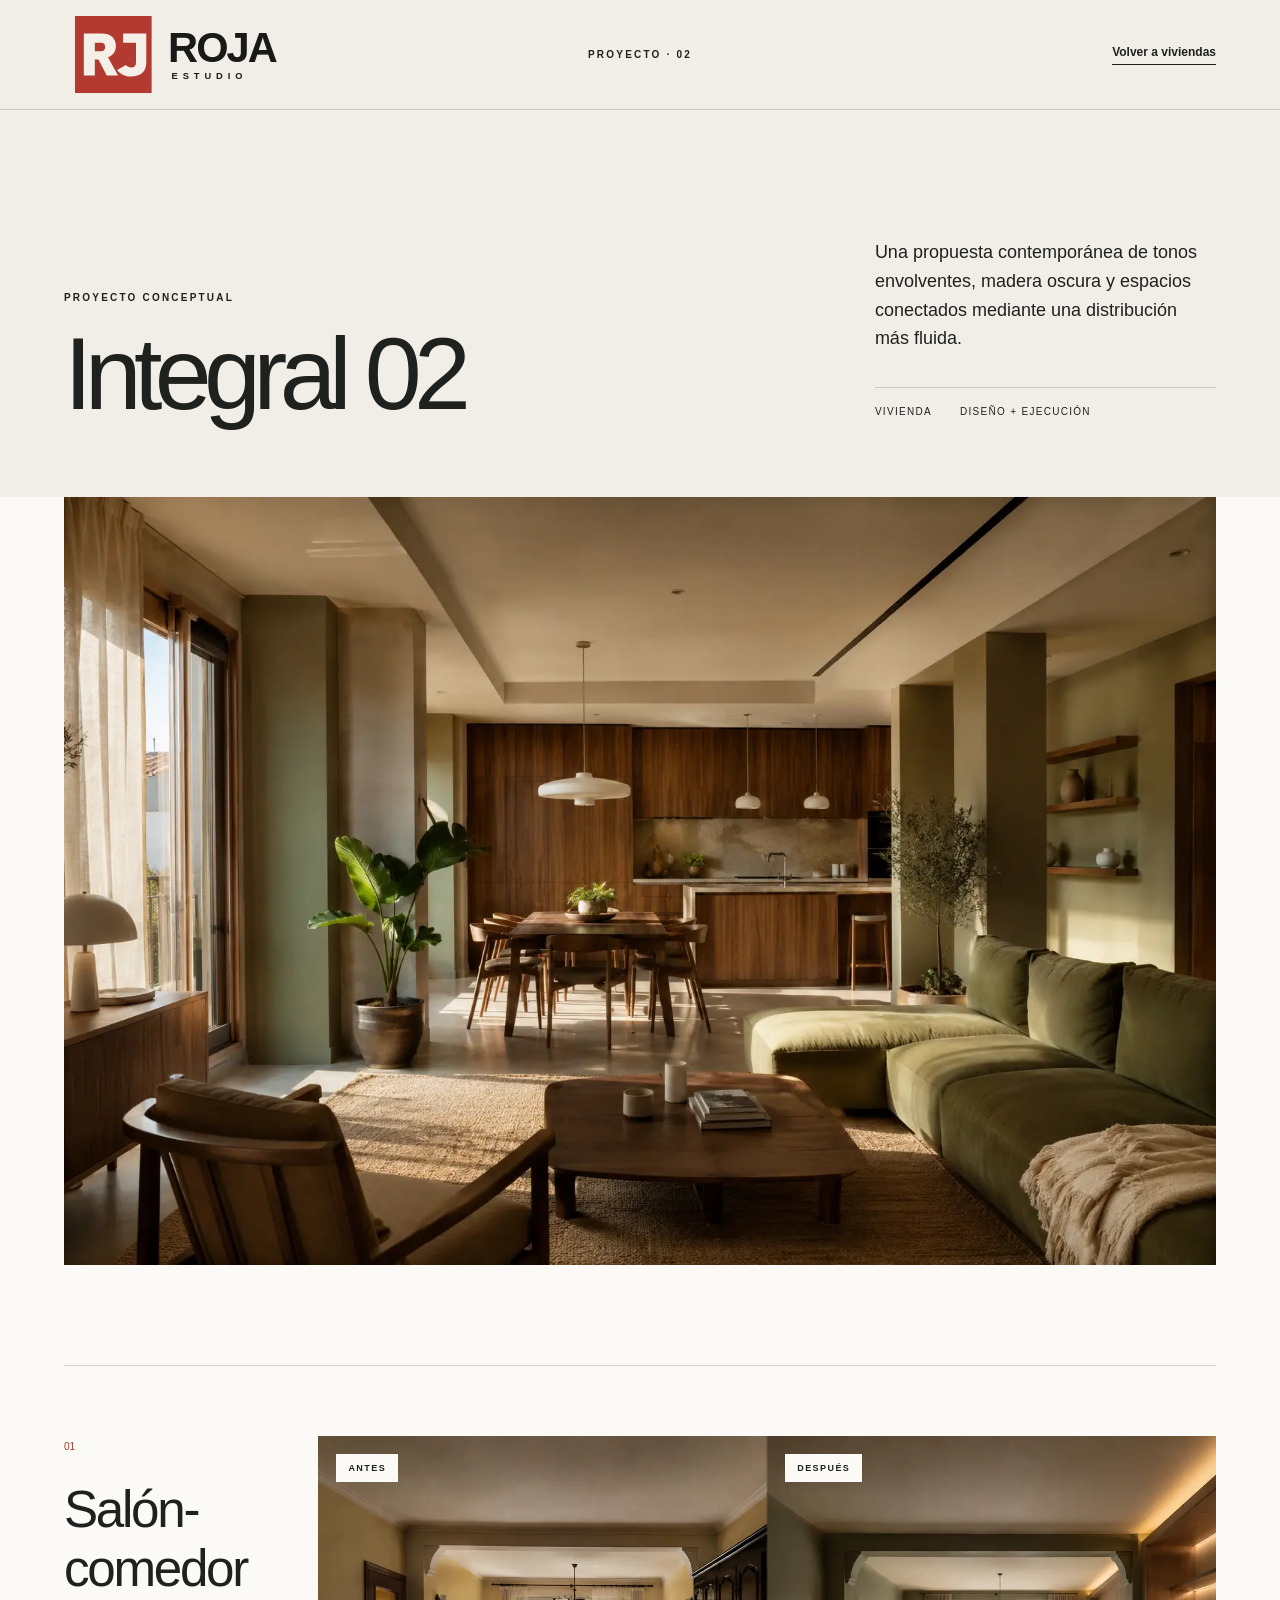
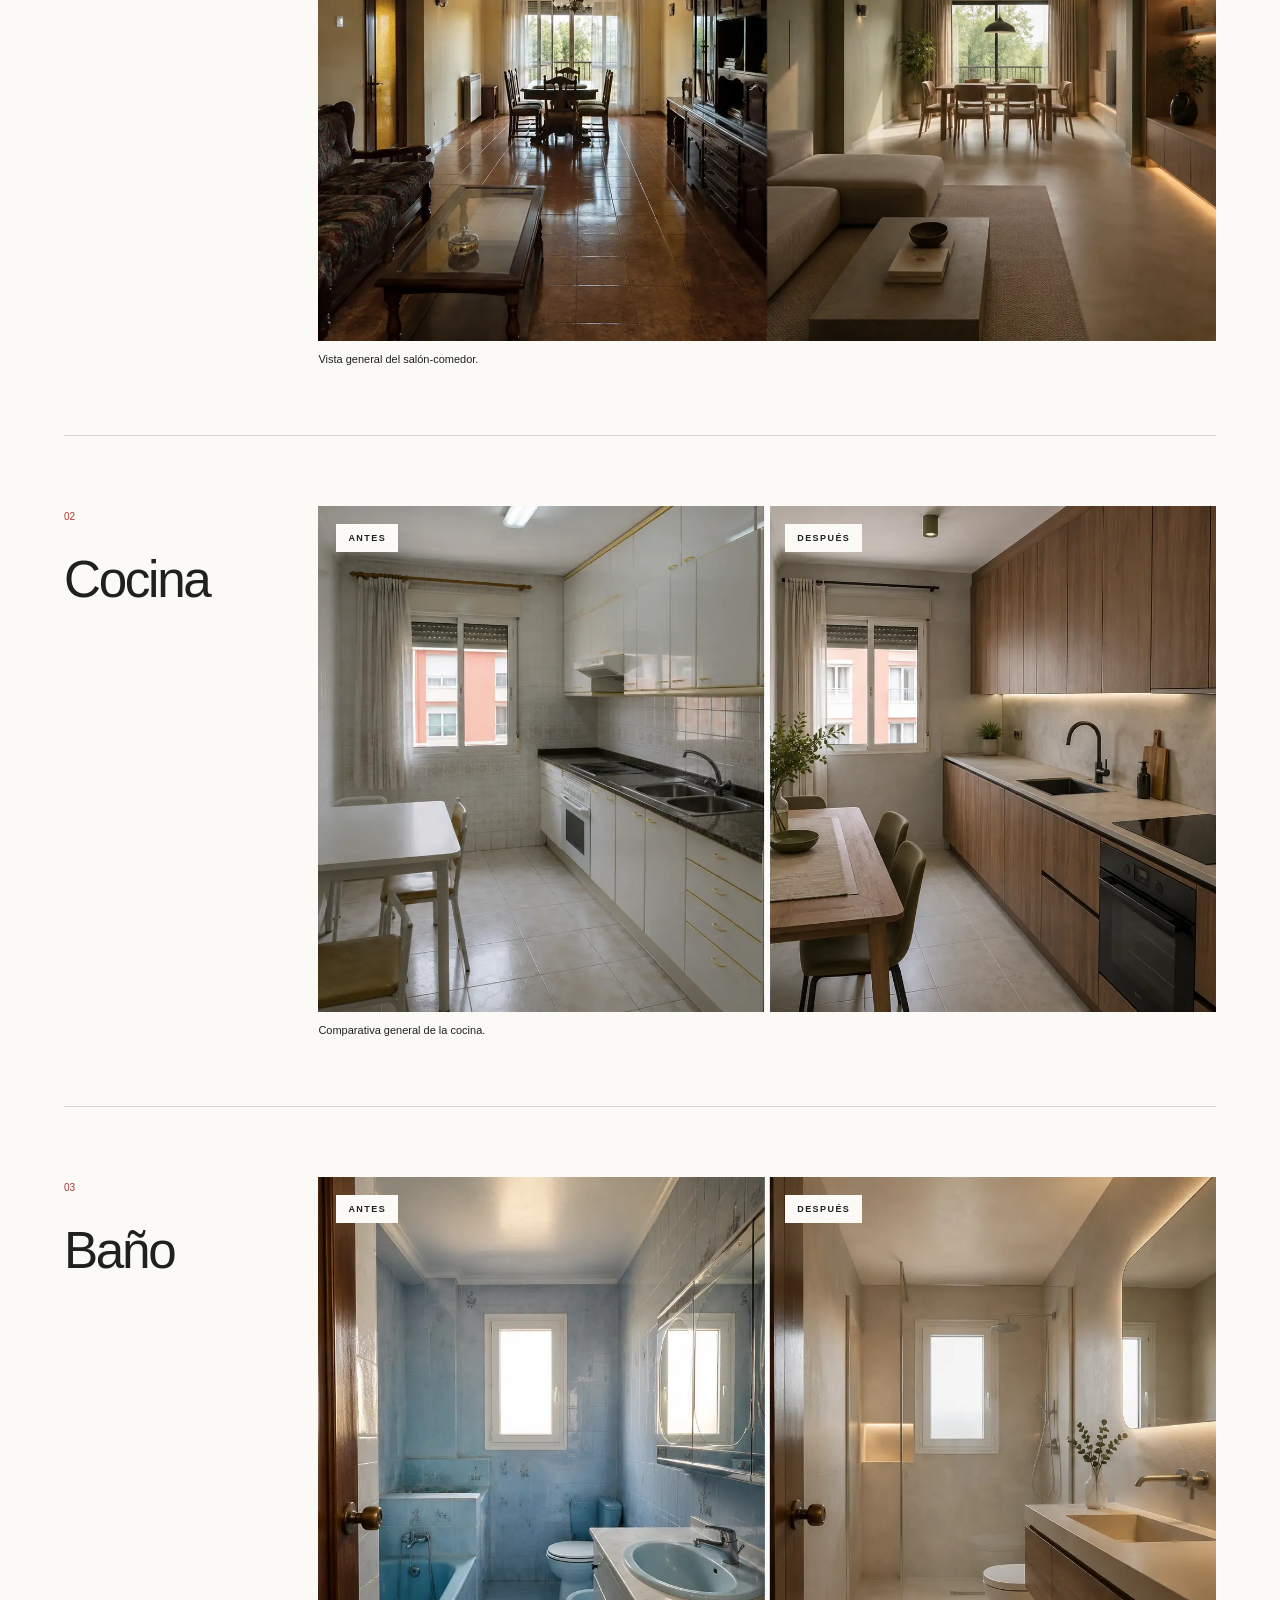
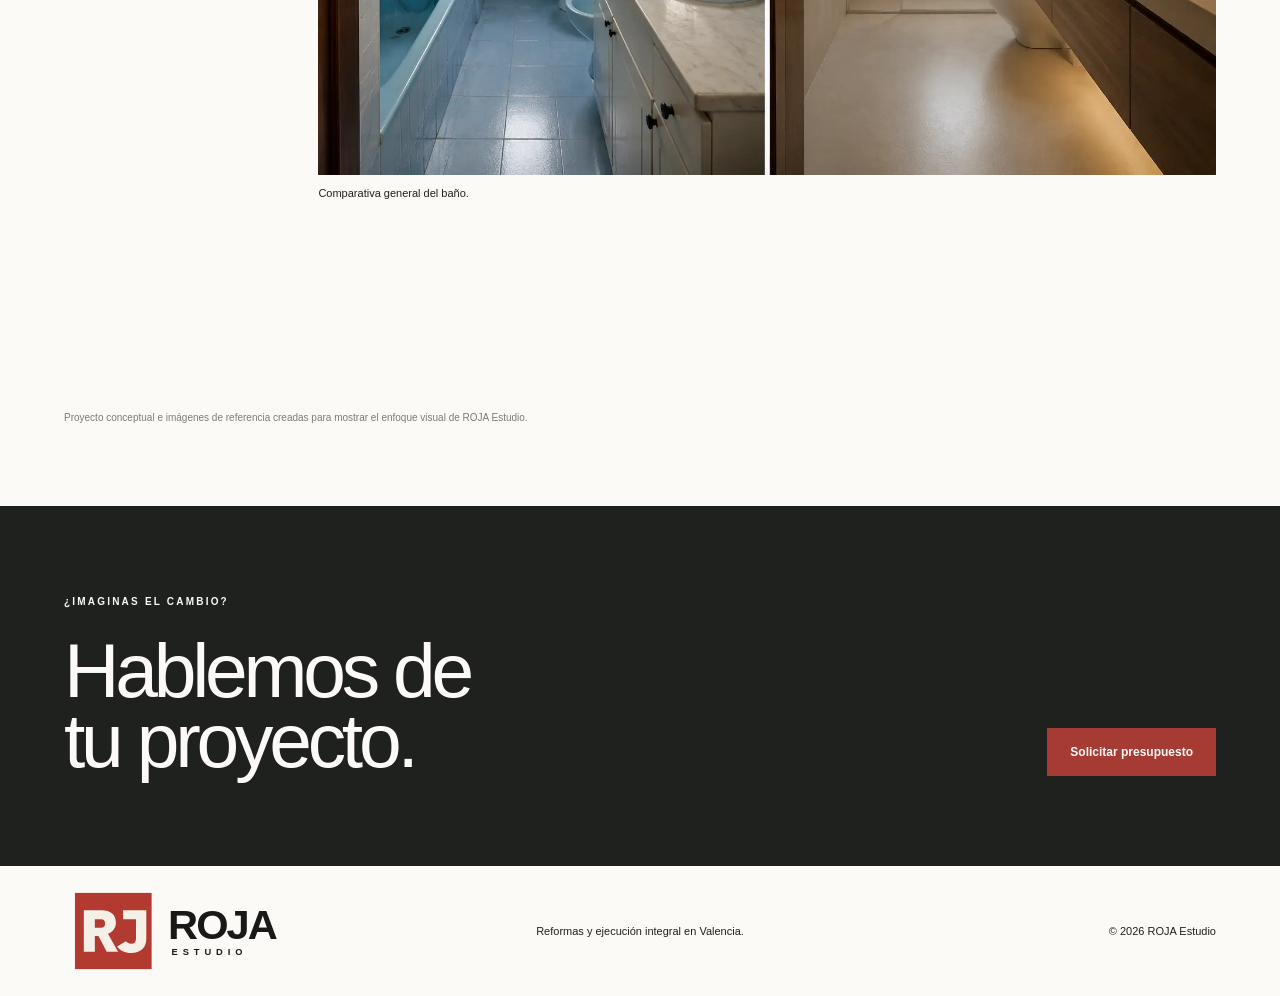
<file: proyectos/vivienda-integral/proyecto-02/index.html>
<!doctype html><html lang="es"><head><meta charset="utf-8"><meta name="viewport" content="width=device-width,initial-scale=1"><title>Proyecto integral 02 | ROJA Estudio</title><meta name="description" content="Proyecto conceptual de reforma integral de vivienda."><meta name="robots" content="index,follow"><link rel="canonical" href="https://rojaestudio.es/proyectos/vivienda-integral/proyecto-02/"><link rel="icon" href="/assets/brand/roja-rj-separado.svg" type="image/svg+xml"><link rel="stylesheet" href="/styles.css?v=20260820-1"></head><body><main class="project-page"><header class="site-header project-header"><a class="brand" href="/" aria-label="ROJA Estudio, inicio"><img src="/assets/brand/roja-header-logo-v2.svg?v=2" alt="ROJA Estudio"></a><span class="eyebrow" style="margin:0">Proyecto · 02</span><a class="project-nav-back" href="../">Volver a viviendas</a></header>
<section class="case-hero detail-hero"><div><p class="eyebrow">Proyecto conceptual</p><h1>Integral 02</h1></div><div><p class="case-summary">Una propuesta contemporánea de tonos envolventes, madera oscura y espacios conectados mediante una distribución más fluida.</p><div class="case-meta"><span>Vivienda</span><span>Diseño + ejecución</span></div></div></section><section class="project-cover"><img src="/images/integral-02/portada.webp" alt="Vista general del proyecto integral 02"></section>
<section class="room-gallery" aria-label="Comparativas antes y después"><article><div class="room-heading"><span>01</span><h2>Salón-comedor</h2></div><figure><div class="room-comparison"><img src="/images/integral-02/salon.webp" alt="Antes y después del salón-comedor"><span class="split-label before">Antes</span><span class="split-label after">Después</span></div><figcaption>Vista general del salón-comedor.</figcaption></figure></article><article><div class="room-heading"><span>02</span><h2>Cocina</h2></div><figure><div class="room-comparison"><img src="/images/integral-02/cocina.webp" alt="Antes y después de la cocina"><span class="split-label before">Antes</span><span class="split-label after">Después</span></div><figcaption>Comparativa general de la cocina.</figcaption></figure></article><article><div class="room-heading"><span>03</span><h2>Baño</h2></div><figure><div class="room-comparison"><img src="/images/integral-02/bano.webp" alt="Antes y después del baño"><span class="split-label before">Antes</span><span class="split-label after">Después</span></div><figcaption>Comparativa general del baño.</figcaption></figure></article></section>
<p class="concept-disclosure">Proyecto conceptual e imágenes de referencia creadas para mostrar el enfoque visual de ROJA Estudio.</p><section class="case-cta"><div><p class="eyebrow">¿Imaginas el cambio?</p><h2>Hablemos de<br>tu proyecto.</h2></div><a class="button" href="../../../#contacto">Solicitar presupuesto</a></section><footer><a class="brand footer-brand" href="../../../"><img src="/assets/brand/roja-header-logo-v2.svg?v=2" alt="ROJA Estudio"></a><p>Reformas y ejecución integral en Valencia.</p><p>© 2026 ROJA Estudio</p></footer></main></body></html>
</file>
<file: styles.css>
:root{--red:#a53b32;--ink:#1f211f;--paper:#f1eee7;--paper-2:#e5e0d7;--line:rgba(31,33,31,.18);--white:#fbfaf6}
*{box-sizing:border-box}html{scroll-behavior:smooth}body{margin:0;overflow-x:hidden;background:var(--paper);color:var(--ink);font-family:Arial,Helvetica,sans-serif;-webkit-font-smoothing:antialiased}img{max-width:100%}a{color:inherit;text-decoration:none}p,h1,h2,h3{margin-top:0}

.site-header{height:110px;padding:0 clamp(24px,5vw,78px);display:grid;grid-template-columns:1fr auto 1fr;align-items:center;border-bottom:1px solid var(--line);position:sticky;top:0;z-index:100;background:rgba(241,238,231,.96);-webkit-backdrop-filter:blur(12px);backdrop-filter:blur(12px)}.brand{display:inline-flex;align-items:center;width:max-content}.brand img{display:block;width:230px;height:auto}.brand span{font-size:25px;font-weight:800;letter-spacing:-.07em}.brand small{font-size:8px;letter-spacing:.3em;font-weight:700}nav{display:flex;gap:34px;font-size:13px}nav a,.header-cta{transition:opacity .2s ease}nav a:hover,.header-cta:hover{opacity:.55}.header-cta{justify-self:end;font-size:12px;font-weight:700;border-bottom:1px solid currentColor;padding-bottom:5px}.hero,.section,.contact{scroll-margin-top:110px}

.hero{min-height:calc(100vh - 104px);display:grid;grid-template-columns:54% 46%}.hero-copy{padding:clamp(70px,9vw,140px) clamp(24px,6vw,100px) 70px clamp(24px,5vw,78px);display:flex;flex-direction:column;justify-content:center}.eyebrow{font-size:10px;text-transform:uppercase;letter-spacing:.22em;font-weight:700;margin-bottom:28px}.hero h1{font-size:clamp(66px,7.8vw,130px);line-height:.88;letter-spacing:-.065em;font-weight:500;margin-bottom:46px}.hero-intro{font-size:clamp(18px,1.6vw,25px);line-height:1.5;max-width:610px;margin-bottom:44px}.hero-actions{display:flex;align-items:center;gap:32px}.button{display:inline-flex;padding:17px 23px;font-size:12px;font-weight:700;transition:transform .2s ease}.button:hover{transform:translateY(-2px)}.button-dark{background:var(--ink);color:var(--white)}.text-link{font-size:12px;font-weight:700;display:inline-flex;align-items:center;border-bottom:1px solid currentColor;padding-bottom:4px}

.hero-visual{position:relative;overflow:hidden;background:#d8d3c9;min-height:620px}.plan-grid{position:absolute;inset:0;opacity:.32;background-image:linear-gradient(var(--line) 1px,transparent 1px),linear-gradient(90deg,var(--line) 1px,transparent 1px);background-size:54px 54px}.red-volume{position:absolute;width:58%;height:57%;right:0;top:13%;background:var(--red);display:grid;place-items:center;box-shadow:-24px 28px 0 rgba(31,33,31,.12)}.hero-monogram{width:86%;height:86%;object-fit:contain;display:block}.material-card{position:absolute;width:36%;aspect-ratio:1;padding:24px;display:flex;flex-direction:column;justify-content:space-between}.material-card span{font-size:11px;font-weight:700}.material-card small{font-size:9px;text-transform:uppercase;letter-spacing:.2em}.material-stone{left:7%;bottom:8%;background:repeating-linear-gradient(135deg,#cbc4b7 0 2px,#d8d1c5 2px 8px)}.material-line{right:5%;bottom:-6%;background:var(--ink);color:var(--white)}.visual-note{position:absolute;top:9%;left:7%;font-size:11px;text-transform:uppercase;letter-spacing:.15em;line-height:1.6}

.promise{min-height:96px;padding:0 clamp(24px,5vw,78px);border-top:1px solid var(--line);border-bottom:1px solid var(--line);display:grid;grid-template-columns:repeat(4,1fr);align-items:center;gap:24px}.promise p{margin:0;font-size:11px;font-weight:700;text-transform:uppercase;letter-spacing:.08em}.promise p:before{content:"•";color:var(--red);margin-right:12px}

.section{padding:clamp(90px,11vw,180px) clamp(24px,5vw,78px)}.section-heading{display:grid;grid-template-columns:minmax(0,1.65fr) minmax(260px,.55fr);gap:8vw;align-items:end;margin-bottom:86px}.services-title{min-width:0}.services-title .eyebrow{margin-bottom:38px}.services-title h2{font-size:clamp(48px,5.2vw,88px);line-height:.96}.services-title h2 span{display:block}.section h2{font-size:clamp(48px,6.2vw,104px);line-height:.94;letter-spacing:-.065em;font-weight:500;margin-bottom:0}.section-heading>p:last-child,.projects-heading>p{font-size:16px;line-height:1.65;margin-bottom:4px;max-width:440px}.service-grid{display:grid;grid-template-columns:repeat(3,1fr);border-top:1px solid var(--line);border-left:1px solid var(--line)}.service-card{min-height:315px;padding:30px;border-right:1px solid var(--line);border-bottom:1px solid var(--line);display:flex;flex-direction:column;transition:background .25s,color .25s}.service-card:hover{background:var(--red);color:var(--white)}.service-card>span{font-size:10px;font-weight:700;margin-bottom:auto}.service-card h3{font-size:24px;letter-spacing:-.03em;margin-bottom:18px}.service-card p{font-size:14px;line-height:1.65;margin-bottom:0;max-width:340px;opacity:.8}
@media(min-width:981px){.services-title h2 span{white-space:nowrap}}

.process{background:var(--ink);color:var(--white);display:grid;grid-template-columns:.75fr 1.25fr;gap:8vw}.process-title h2{max-width:620px}.process-list{border-top:1px solid rgba(255,255,255,.25)}.process-list article{display:grid;grid-template-columns:52px 150px 1fr;gap:20px;padding:28px 0;border-bottom:1px solid rgba(255,255,255,.25);align-items:baseline}.process-list span{color:#d7756c;font-size:10px}.process-list h3{font-size:20px;margin:0}.process-list p{font-size:14px;line-height:1.6;opacity:.68;margin:0}

.projects{background:var(--white)}.projects-heading{display:grid;grid-template-columns:1.7fr .7fr;gap:8vw;align-items:end;margin-bottom:70px}.projects-heading h2{max-width:1050px}.project-grid{display:grid;grid-template-columns:1.3fr .7fr;grid-template-rows:repeat(2,280px);gap:16px}.project-large{grid-row:1/3}.project-photo{height:100%;padding:28px;position:relative;overflow:hidden;display:flex;flex-direction:column;justify-content:flex-end;color:var(--white);background:var(--ink)}.project-photo:after{content:"";position:absolute;inset:0;background:linear-gradient(180deg,rgba(20,20,18,.05) 30%,rgba(20,20,18,.78) 100%);z-index:1}.project-photo img{position:absolute;inset:0;width:100%;height:100%;object-fit:cover;transition:transform .55s ease}.project:hover .project-photo img{transform:scale(1.025)}.project-photo span,.project-photo strong,.project-photo small{position:relative;z-index:2}.project-photo span{position:absolute;left:28px;top:28px;font-size:10px;text-transform:uppercase;letter-spacing:.14em}.project-photo strong{font-size:clamp(24px,3vw,46px);letter-spacing:-.04em;margin-bottom:8px;font-weight:500}.project-photo small{font-size:10px;text-transform:uppercase;letter-spacing:.12em}.concept-note{font-size:10px;line-height:1.5;letter-spacing:.08em;text-transform:uppercase;opacity:.58;margin:22px 0 0}

.audiences{background:var(--paper-2)}.audience-list{display:grid;grid-template-columns:repeat(3,1fr);margin-top:60px}.audience-list article{padding:38px 44px 48px 0;border-top:1px solid var(--line)}.audience-list article+article{border-left:1px solid var(--line);padding-left:44px}.audience-list span{font-size:10px;color:var(--red)}.audience-list h3{font-size:clamp(30px,3.2vw,52px);letter-spacing:-.055em;margin:68px 0 18px;font-weight:500}.audience-list p{max-width:330px;font-size:14px;line-height:1.6;margin:0}

.about{display:grid;grid-template-columns:.8fr 1.2fr;gap:10vw;align-items:center}.about-mark{width:min(100%,430px)}.about-mark img{display:block;width:100%;height:auto}.about-copy h2{margin-bottom:42px}.about-copy>p:not(.eyebrow){max-width:690px;font-size:16px;line-height:1.7}.about-copy .about-lead{font-size:clamp(22px,2.2vw,34px)!important;line-height:1.35!important;letter-spacing:-.025em}

.contact{padding:clamp(90px,12vw,190px) clamp(24px,5vw,78px) 70px;background:var(--red);color:var(--white);display:grid;grid-template-columns:1.05fr .95fr;gap:8vw}.contact h2{font-size:clamp(58px,7.4vw,125px);line-height:.88;letter-spacing:-.075em;font-weight:500;max-width:1050px;margin-bottom:50px}.contact-intro>p:not(.eyebrow){max-width:580px;font-size:18px;line-height:1.6}.contact-intro a{border-bottom:1px solid currentColor}.budget-form{align-self:end;display:grid;gap:18px;padding:clamp(24px,3vw,40px);border:1px solid rgba(255,255,255,.3);background:rgba(87,16,12,.13);box-shadow:0 24px 70px rgba(54,10,8,.12)}.budget-form label{display:grid;gap:9px;font-size:10px;text-transform:uppercase;letter-spacing:.13em}.budget-form input,.budget-form select,.budget-form textarea{width:100%;min-height:48px;border:1px solid rgba(255,255,255,.34);background:rgba(255,255,255,.07);color:var(--white);padding:13px 14px;font:inherit;font-size:15px;letter-spacing:0;text-transform:none;border-radius:0;outline:none;transition:border-color .2s ease,background .2s ease}.budget-form input:focus,.budget-form select:focus,.budget-form textarea:focus{border-color:var(--white);background:rgba(255,255,255,.12)}.budget-form option{color:var(--ink);background:var(--white)}.budget-form textarea{resize:vertical;min-height:132px}.form-row{display:grid;grid-template-columns:1fr 1fr;gap:16px}.form-consent{grid-template-columns:auto 1fr!important;align-items:start;text-transform:none!important;letter-spacing:0!important;font-size:12px!important;line-height:1.4}.form-consent input{width:16px;height:16px;min-height:0;margin:1px 0 0;padding:0;accent-color:var(--ink)}.form-trap{position:absolute!important;left:-9999px!important}.form-button{border:0;background:var(--white);color:var(--ink);width:100%;justify-content:center;cursor:pointer;margin-top:2px}.contact-meta{grid-column:1/-1;border-top:1px solid rgba(255,255,255,.4);margin-top:40px;padding-top:22px;display:flex;justify-content:space-between;font-size:10px;text-transform:uppercase;letter-spacing:.15em}

.project-page{background:var(--white)}.project-header{background:var(--paper)}.project-nav-back{justify-self:end;font-size:12px;font-weight:700;border-bottom:1px solid currentColor;padding-bottom:5px}.case-hero{padding:clamp(90px,10vw,160px) clamp(24px,5vw,78px) 80px;background:var(--paper);display:grid;grid-template-columns:1.35fr .65fr;gap:8vw;align-items:end}.case-hero h1{font-size:clamp(64px,9vw,150px);line-height:.84;letter-spacing:-.075em;font-weight:500;margin-bottom:0}.case-summary{font-size:18px;line-height:1.6;max-width:520px}.case-meta{margin-top:34px;padding-top:18px;border-top:1px solid var(--line);display:flex;gap:28px;font-size:10px;text-transform:uppercase;letter-spacing:.13em}.comparison{padding:70px clamp(24px,5vw,78px) clamp(90px,10vw,150px)}.comparison-grid{display:grid;grid-template-columns:1fr 1fr;gap:18px}.comparison figure{margin:0}.comparison-media{position:relative;aspect-ratio:16/9;overflow:hidden;background:#d3cec4}.comparison-media img{width:100%;height:100%;object-fit:cover;display:block}.comparison-badge{position:absolute;left:18px;top:18px;background:var(--white);padding:9px 12px;font-size:9px;text-transform:uppercase;letter-spacing:.16em;font-weight:700}.comparison figcaption{font-size:12px;line-height:1.5;margin-top:12px}.case-disclaimer{margin:32px 0 0;max-width:760px;font-size:11px;line-height:1.6;opacity:.6}.case-cta{padding:90px clamp(24px,5vw,78px);background:var(--ink);color:var(--white);display:flex;align-items:end;justify-content:space-between;gap:30px}.case-cta h2{font-size:clamp(46px,6vw,92px);line-height:.92;letter-spacing:-.055em;font-weight:500;margin:0}.case-cta .button{background:var(--red);color:var(--white)}

.form-response{min-height:100vh;padding:52px clamp(24px,5vw,78px);display:flex;flex-direction:column}.form-response section{margin:auto 0;max-width:1050px}.form-response h1{font-size:clamp(64px,9vw,145px);line-height:.86;letter-spacing:-.075em;font-weight:500;margin-bottom:38px}.form-response section>p:not(.eyebrow){font-size:19px;line-height:1.6;max-width:690px;margin-bottom:36px}

footer{min-height:130px;padding:0 clamp(24px,5vw,78px);display:grid;grid-template-columns:1fr auto 1fr;align-items:center;font-size:11px}.footer-brand{justify-self:start}footer p{margin:0}footer p:last-child{justify-self:end}

.portfolio-hero h1,.detail-hero h1{font-size:clamp(60px,8vw,132px)}.project-index{padding:70px clamp(24px,5vw,78px) clamp(100px,11vw,170px);display:grid;grid-template-columns:1fr 1fr;gap:18px}.portfolio-card{background:var(--ink);color:var(--white);overflow:hidden}.portfolio-card>img{display:block;width:100%;aspect-ratio:3/2;object-fit:cover;transition:transform .55s ease}.portfolio-card:hover>img{transform:scale(1.02)}.portfolio-card>div{padding:28px}.portfolio-card span{font-size:9px;text-transform:uppercase;letter-spacing:.16em;opacity:.68}.portfolio-card h2{font-size:clamp(30px,3.5vw,54px);letter-spacing:-.045em;font-weight:500;margin:42px 0 18px}.portfolio-card p{font-size:10px;text-transform:uppercase;letter-spacing:.14em;margin:0}.project-cover{padding:0 clamp(24px,5vw,78px) 70px}.project-cover img{display:block;width:100%;max-height:860px;object-fit:cover}.room-gallery{padding:30px clamp(24px,5vw,78px) clamp(90px,11vw,170px)}.room-gallery article{display:grid;grid-template-columns:minmax(180px,.35fr) minmax(0,1.65fr);gap:5vw;padding:70px 0;border-top:1px solid var(--line)}.room-heading span{font-size:10px;color:var(--red)}.room-heading h2{font-size:clamp(34px,4vw,62px);font-weight:500;letter-spacing:-.045em;margin:26px 0 0}.room-gallery figure{margin:0}.room-comparison{position:relative}.room-comparison img{display:block;width:100%;height:auto}.split-label{position:absolute;top:18px;background:var(--white);padding:9px 12px;font-size:9px;text-transform:uppercase;letter-spacing:.16em;font-weight:700}.split-label.before{left:18px}.split-label.after{left:calc(50% + 18px)}.room-gallery figcaption{font-size:11px;margin-top:12px}.concept-disclosure{padding:0 clamp(24px,5vw,78px) 70px;font-size:10px;line-height:1.6;opacity:.58;max-width:850px}

@media(max-width:980px){.site-header{grid-template-columns:1fr auto}nav{display:none}.hero{grid-template-columns:1fr}.hero-copy{min-height:720px}.hero-visual{min-height:680px}.promise{grid-template-columns:repeat(2,1fr);padding-top:24px;padding-bottom:24px;gap:22px}.section-heading{grid-template-columns:1fr}.services-title .eyebrow{margin-bottom:28px}.service-grid{grid-template-columns:repeat(2,1fr)}.process,.about,.contact,.case-hero{grid-template-columns:1fr}.about-mark{width:230px}.projects-heading{grid-template-columns:1fr}.comparison-grid{grid-template-columns:1fr}}
@media(max-width:640px){.site-header{height:88px;padding:0 14px}.brand img{width:158px}.header-cta{font-size:10px;max-width:112px;text-align:right;line-height:1.25}.project-header{grid-template-columns:1fr auto}.project-header>.eyebrow{display:none}.project-nav-back{font-size:10px;white-space:nowrap}.hero,.section,.contact{scroll-margin-top:88px}.hero{min-height:auto}.hero-copy{min-height:610px;padding:68px 22px 56px}.hero h1{font-size:clamp(54px,16.8vw,70px);line-height:.91;letter-spacing:-.055em;margin-bottom:34px}.hero-intro{font-size:18px}.hero-actions{align-items:flex-start;flex-direction:column;gap:24px}.hero-visual{min-height:520px}.red-volume{width:64%;height:54%}.material-card{width:43%;padding:19px}.visual-note{font-size:9px}.promise{grid-template-columns:1fr}.section{padding:88px 22px}.section-heading{margin-bottom:50px;gap:28px}.section h2,.services-title h2{font-size:clamp(44px,14vw,54px);line-height:.98;letter-spacing:-.055em}.services-title h2 span{display:inline}.services-title h2 span+span:before{content:" ";}.service-grid{grid-template-columns:1fr}.service-card{min-height:260px}.process{gap:56px}.process-list article{grid-template-columns:36px minmax(0,1fr);gap:14px}.process-list p{grid-column:2}.project-grid{grid-template-columns:1fr;grid-template-rows:390px 250px 250px}.project-large{grid-row:auto}.project-photo{padding:22px}.project-photo span{left:22px;top:22px}.audience-list{grid-template-columns:1fr}.audience-list article+article{border-left:0;padding-left:0}.audience-list h3{margin-top:48px}.about-mark{width:180px}.about-copy h2{font-size:clamp(42px,13vw,52px);line-height:1}.about-copy .about-lead{font-size:22px!important}.contact{padding:88px 22px 48px;gap:58px}.contact h2{font-size:clamp(47px,14vw,58px);line-height:.94;letter-spacing:-.06em}.contact-intro>p:not(.eyebrow){font-size:17px}.contact-intro a,.contact-meta a{overflow-wrap:anywhere}.budget-form{padding:22px 18px}.form-row{grid-template-columns:1fr}.contact-meta{flex-direction:column;gap:12px}.case-hero{padding:76px 22px 54px}.case-hero h1{font-size:clamp(52px,16vw,64px);line-height:.9}.comparison{padding:40px 22px 88px}.case-meta{flex-direction:column;gap:8px}.case-cta{align-items:flex-start;flex-direction:column;padding:68px 22px}footer{grid-template-columns:1fr;gap:18px;padding:35px 22px}footer p:last-child{justify-self:start}}
@media(prefers-reduced-motion:reduce){html{scroll-behavior:auto}*,*:before,*:after{transition:none!important}}

@media(max-width:640px){.project-index{grid-template-columns:1fr;padding:35px 22px 88px}.portfolio-card>div{padding:22px}.portfolio-card h2{margin-top:34px}.project-cover{padding:0 22px 32px}.room-gallery{padding:10px 22px 88px}.room-gallery article{grid-template-columns:1fr;gap:28px;padding:48px 0}.room-heading h2{margin-top:16px}.split-label{top:10px;padding:7px 9px;font-size:8px}.split-label.before{left:10px}.split-label.after{left:calc(50% + 10px)}}
</file>
